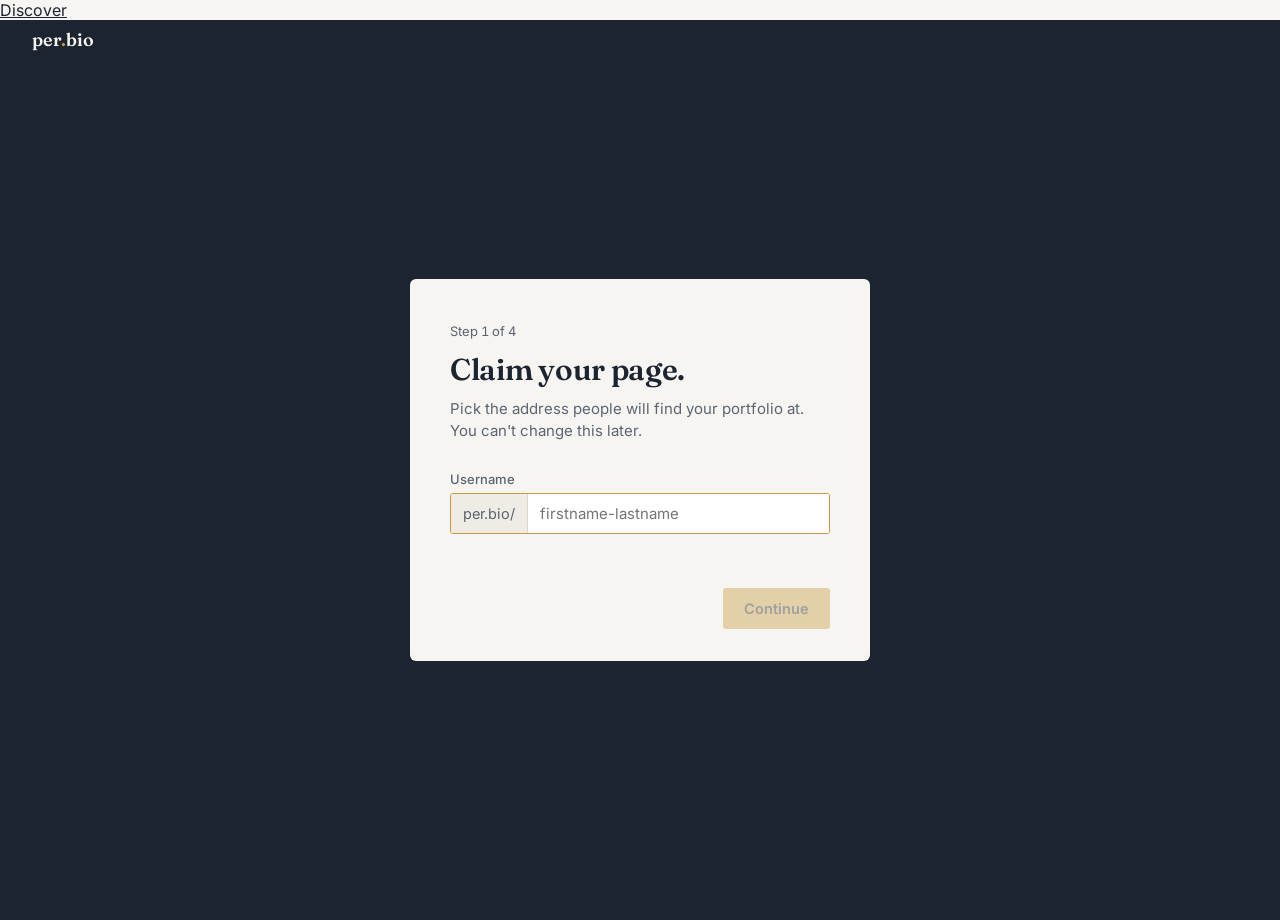
<file: index.html>
<!DOCTYPE html>
<html lang="en">
<head>
<meta charset="UTF-8">
<meta name="viewport" content="width=device-width, initial-scale=1">
<title>per.bio — Create your page</title>
<link rel="preconnect" href="https://fonts.googleapis.com">
<link href="https://fonts.googleapis.com/css2?family=Fraunces:opsz,wght@9..144,500;9..144,600&family=Inter:wght@400;500;600;700&display=swap" rel="stylesheet">
<link rel="stylesheet" href="style.css">
</head>
<body data-page="onboarding">

  <div class="onboard-wordmark">per<span>.</span>bio</div>
  <a class="onboard-discover" href="discover.html">Discover</a>

  <div class="onboarding">
    <div class="onboard-card">
      <div class="step-index" id="stepIndex">Step 1 of 4</div>
      <div id="stepBody"><!-- injected by script.js --></div>
      <div class="onboard-actions">
        <button type="button" class="btn-text" id="backBtn">Back</button>
        <button type="button" class="btn btn-primary" id="nextBtn">Continue</button>
      </div>
    </div>
  </div>

  <script src="script.js"></script>
</body>
</html>
</file>
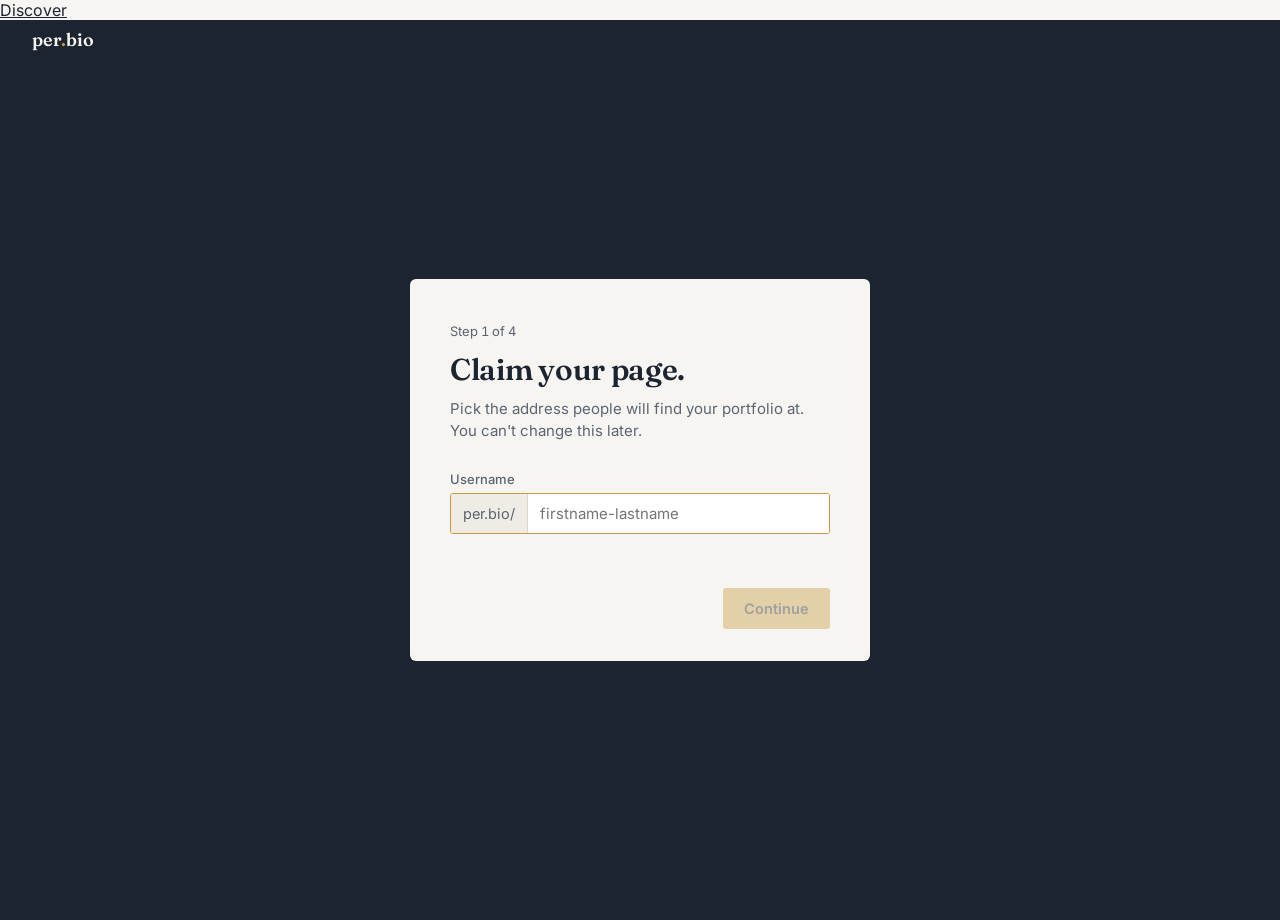
<file: dashboard.html>
<!DOCTYPE html>
<html lang="en">
<head>
<meta charset="UTF-8">
<meta name="viewport" content="width=device-width, initial-scale=1">
<title>per.bio — Edit your page</title>
<link rel="preconnect" href="https://fonts.googleapis.com">
<link href="https://fonts.googleapis.com/css2?family=Fraunces:opsz,wght@9..144,500;9..144,600&family=Inter:wght@400;500;600;700&display=swap" rel="stylesheet">
<link rel="stylesheet" href="style.css">
</head>
<body data-page="dashboard">

<div class="dashboard">
  <header class="topbar">
    <div style="display:flex; align-items:center;">
      <span class="wordmark">per<span>.</span>bio</span>
      <span class="handle" id="handleLabel"></span>
    </div>
    <div class="topbar-actions">
      <button class="btn-text" id="resetBtn" style="color:rgba(247,245,241,.6)">Start over</button>
      <a class="btn btn-ghost btn-sm" id="publicLink" href="profile.html" target="_blank" rel="noopener">View public page</a>
    </div>
  </header>

  <div class="dash-body">
    <nav class="tab-rail">
      <button data-tab="profile" class="active">Profile</button>
      <button data-tab="about">About Me</button>
      <button data-tab="socials">Socials</button>
      <button data-tab="resume">Resume</button>
      <button data-tab="timeline">Experience</button>
      <button data-tab="projects">Projects</button>
      <button data-tab="media">Media</button>
      <button data-tab="contact">Contact Info</button>
      <button data-tab="booking">Booking</button>
    </nav>

    <main class="editor">

      <section class="panel active" data-panel="profile">
        <h2>Profile</h2>
        <p class="panel-sub">This is the header everyone sees first.</p>
        <div class="avatar-picker">
          <div class="avatar-circle" id="avatarCircle" title="Click to change photo"></div>
          <div>
            <button type="button" class="btn btn-outline btn-sm" id="avatarBtn">Change photo</button>
            <input type="file" id="avatarFile" accept="image/*" class="hidden">
          </div>
        </div>
        <div class="field">
          <label for="nameInput">Full name</label>
          <input id="nameInput" type="text" placeholder="Jordan Ramirez">
        </div>
        <div class="field">
          <label for="taglineInput">One-line tagline</label>
          <input id="taglineInput" type="text" placeholder="Senior @ The College of New Jersey · Product Design">
        </div>
        <h3 class="sub-h" style="margin-top:32px">Design</h3>
        <p class="panel-sub" style="margin-bottom:16px">Pick a template and an accent color. Your content carries over, so switch any time.</p>
        <h4 class="sub-h" style="margin-top:0;font-size:13px;color:var(--muted)">Template</h4>
        <div class="tpl-grid" id="tplGrid"></div>
        <h4 class="sub-h" style="font-size:13px;color:var(--muted)">Accent color</h4>
        <div class="swatch-row" id="swatchRow"></div>

      </section>

      <section class="panel" data-panel="socials">
        <h2>Socials</h2>
        <p class="panel-sub">Leave any of these blank to hide them from your page.</p>
        <div class="social-grid" id="socialGrid"></div>
        <h3 class="sub-h" style="margin-top:28px">Other links</h3>
        <p class="panel-sub" style="margin-bottom:12px">Anything not listed above: a personal site, Behance, Substack, Discord, whatever. Give it a label and a URL.</p>
        <div class="social-grid" id="otherSocialList"></div>
        <div class="list-add-row" style="margin-top:12px">
          <button type="button" class="btn btn-outline btn-sm" id="addOtherSocialBtn">+ Add other link</button>
        </div>
      </section>

      <section class="panel" data-panel="media">
        <h2>Media</h2>
        <p class="panel-sub">Link anything you want to show off: videos, published work, projects, or articles. Add a short description to each.</p>
        <div id="mediaList"></div>
        <div class="list-add-row">
          <button type="button" class="btn btn-outline btn-sm" id="addMediaBtn">+ Add media</button>
        </div>
      </section>

      <section class="panel" data-panel="resume">
        <h2>Resume</h2>
        <p class="panel-sub">Upload up to 5 files (PDF, DOC, or DOCX), or link to one hosted elsewhere.</p>

        <div id="filesList"></div>
        <div class="resume-drop" id="filesDrop" role="button" tabindex="0">Click to upload files (<span id="fileCount">0</span> of 5)</div>
        <input type="file" id="filesInput" accept=".pdf,.doc,.docx" multiple class="hidden">
        <p class="panel-sub" id="filesMsg" role="status" style="margin-top:8px"></p>

        <div class="field">
          <label for="resumeLinkInput">Or paste a link</label>
          <input id="resumeLinkInput" type="text" placeholder="drive.google.com/...">
        </div>
      </section>

      <section class="panel" data-panel="timeline">
        <h2>Experience</h2>
        <p class="panel-sub">Upload your resume and your work experience is filled in automatically. The file is read in your browser and isn't sent anywhere.</p>
        <div class="resume-drop" id="tlDrop" role="button" tabindex="0">Click to upload your resume (PDF or DOCX)</div>
        <input type="file" id="tlInput" accept=".pdf,.docx" class="hidden">
        <div id="tlSaved"></div>
        <p class="panel-sub" id="tlMsg" role="status" style="margin:8px 0 18px"></p>
        <div id="tlList"></div>
        <div class="list-add-row">
          <button type="button" class="btn btn-outline btn-sm" id="tlAddBtn">+ Add role</button>
        </div>
      </section>

      <section class="panel" data-panel="about">
        <h2>About Me</h2>
        <p class="panel-sub">The longer story — background, interests, what you're looking for.</p>
        <div class="field">
          <textarea id="aboutInput" rows="10" placeholder="I'm a senior studying..."></textarea>
        </div>
      </section>

      <section class="panel" data-panel="projects">
        <h2>Projects</h2>
        <p class="panel-sub">Class, personal, and side projects live here, separate from your experience. Upload a resume with a Projects section to fill this in, or add them yourself.</p>
        <div class="resume-drop" id="pjDrop" role="button" tabindex="0">Click to upload your resume (PDF or DOCX)</div>
        <input type="file" id="pjInput" accept=".pdf,.docx" class="hidden">
        <div id="pjSaved"></div>
        <p class="panel-sub" id="pjMsg" role="status" style="margin:8px 0 18px"></p>
        <div id="pjList"></div>
        <div class="list-add-row">
          <button type="button" class="btn btn-outline btn-sm" id="pjAddBtn">+ Add project</button>
        </div>
      </section>

      <section class="panel" data-panel="contact">
        <h2>Contact Info</h2>
        <p class="panel-sub">How recruiters or admissions officers can reach you.</p>
        <div class="field">
          <label for="emailInput">Email</label>
          <input id="emailInput" type="email" placeholder="you@school.edu">
        </div>
        <div class="field">
          <label for="phoneInput">Phone</label>
          <input id="phoneInput" type="text" placeholder="(555) 123-4567">
        </div>
        <div class="field">
          <label for="locationInput">Location</label>
          <input id="locationInput" type="text" placeholder="Princeton, NJ">
        </div>
      </section>

      <section class="panel" data-panel="booking">
        <h2>Booking</h2>
        <p class="panel-sub">Connect Gmail so visitors can book real slots on your calendar — no third-party link needed.</p>

        <div id="gmailNotConnected">
          <div class="gmail-box">
            <div class="gmail-box-icon">@</div>
            <div style="flex:1;">
              <div class="gmail-box-title">Connect your Gmail</div>
              <div class="gmail-box-sub">Your availability below will show real open slots to visitors, and bookings land on your calendar.</div>
              <div class="field" style="margin: 12px 0 10px;">
                <input id="gmailEmailInput" type="email" placeholder="you@gmail.com">
              </div>
              <button type="button" class="btn btn-primary btn-sm" id="connectGmailBtn">Connect Gmail</button>
            </div>
          </div>
        </div>

        <div id="gmailConnected" class="hidden">
          <div class="gmail-connected-badge">
            <span class="gmail-dot"></span>
            <span>Connected as <strong id="gmailEmailLabel"></strong></span>
            <button type="button" class="btn-text" id="disconnectGmailBtn">Disconnect</button>
          </div>

          <h3 class="sub-h">Days you're available</h3>
          <div class="day-toggle-row" id="dayToggleRow"></div>

          <div class="field-row">
            <div class="field">
              <label for="startHourSelect">Available from</label>
              <select id="startHourSelect"></select>
            </div>
            <div class="field">
              <label for="endHourSelect">Available until</label>
              <select id="endHourSelect"></select>
            </div>
            <div class="field">
              <label for="slotLengthSelect">Slot length</label>
              <select id="slotLengthSelect">
                <option value="15">15 min</option>
                <option value="30">30 min</option>
                <option value="60">60 min</option>
              </select>
            </div>
          </div>

          <div class="field">
            <label for="bookingNoteInput">Note shown above your calendar</label>
            <input id="bookingNoteInput" type="text" placeholder="Happy to chat about internships or coffee chats.">
          </div>

          <h3 class="sub-h">Upcoming bookings</h3>
          <div id="bookingsList"></div>
        </div>
      </section>

    </main>

    <aside class="preview">
      <div class="preview-label">Live preview</div>
      <div class="preview-frame">
        <div id="previewPage"></div>
      </div>
    </aside>
  </div>
</div>

<script src="script.js"></script>
<script>
  document.getElementById("avatarBtn").addEventListener("click", () => document.getElementById("avatarFile").click());

</script>
</body>
</html>
</file>
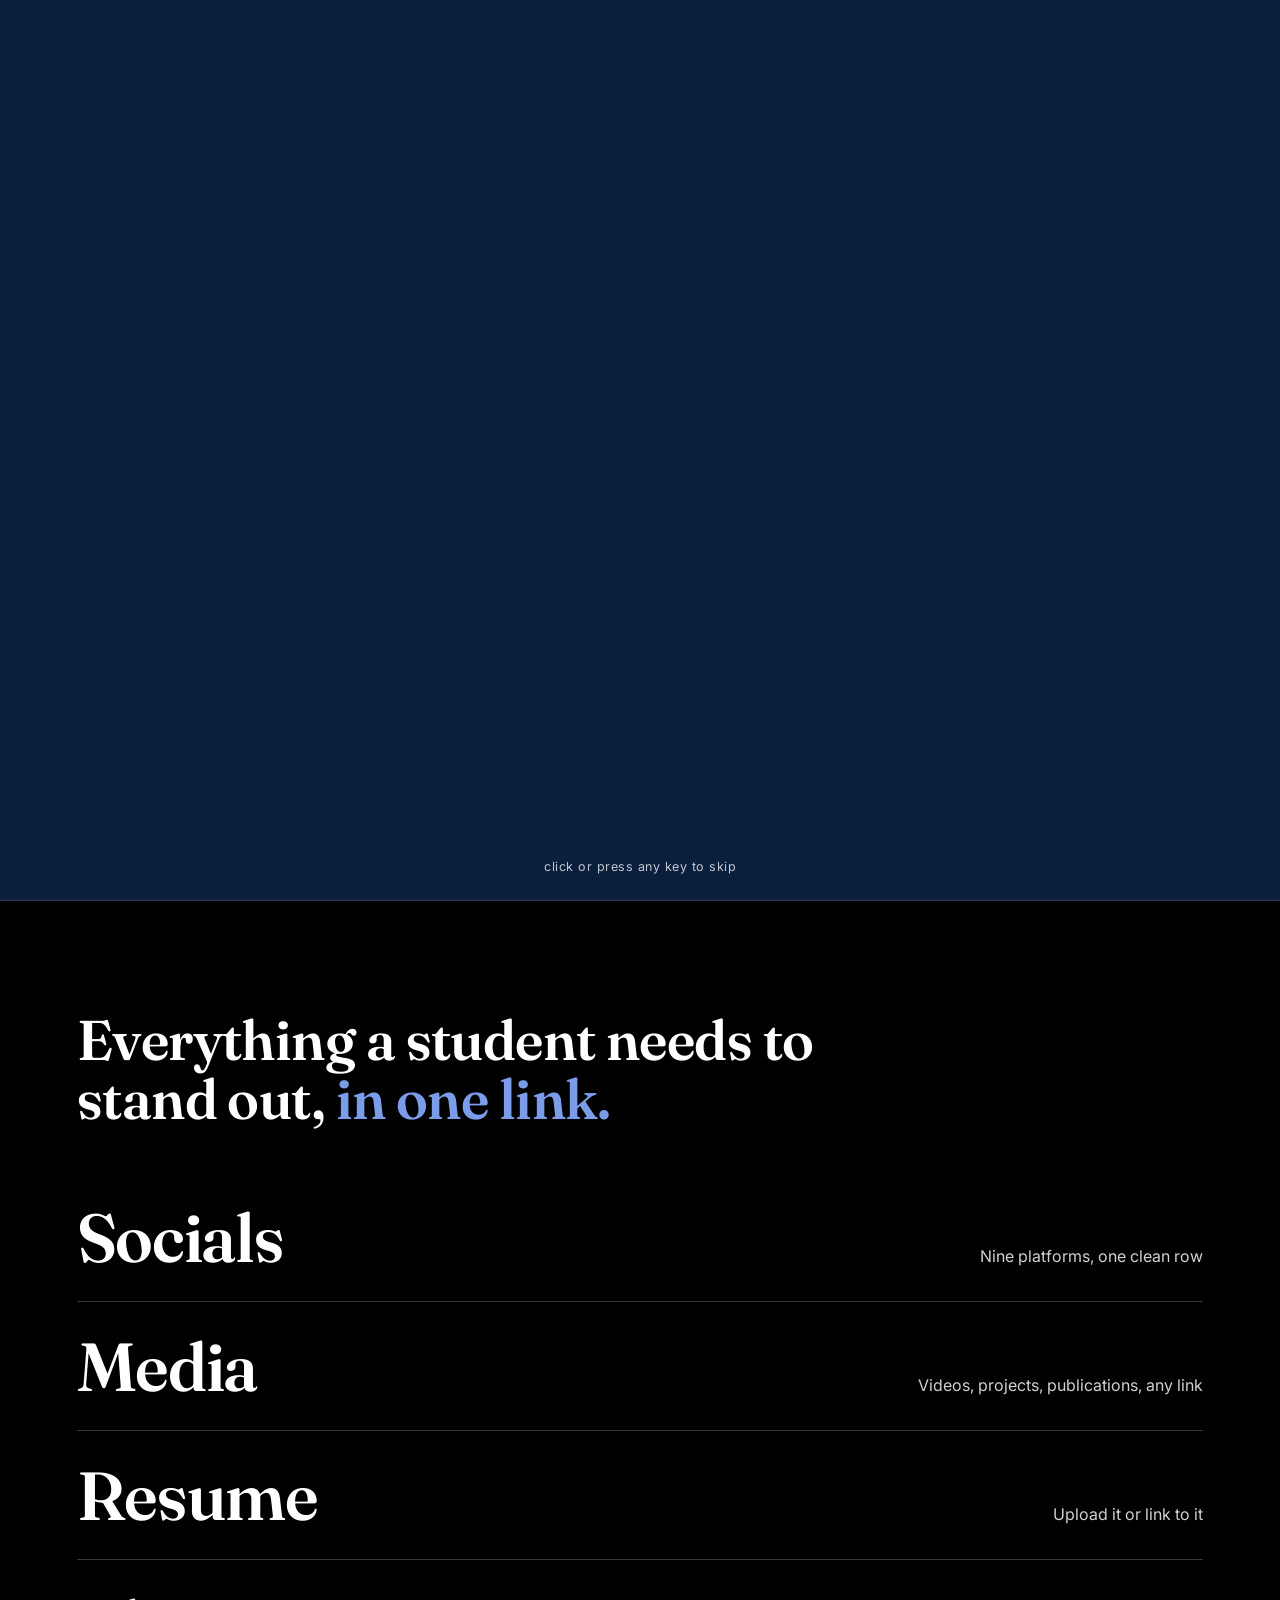
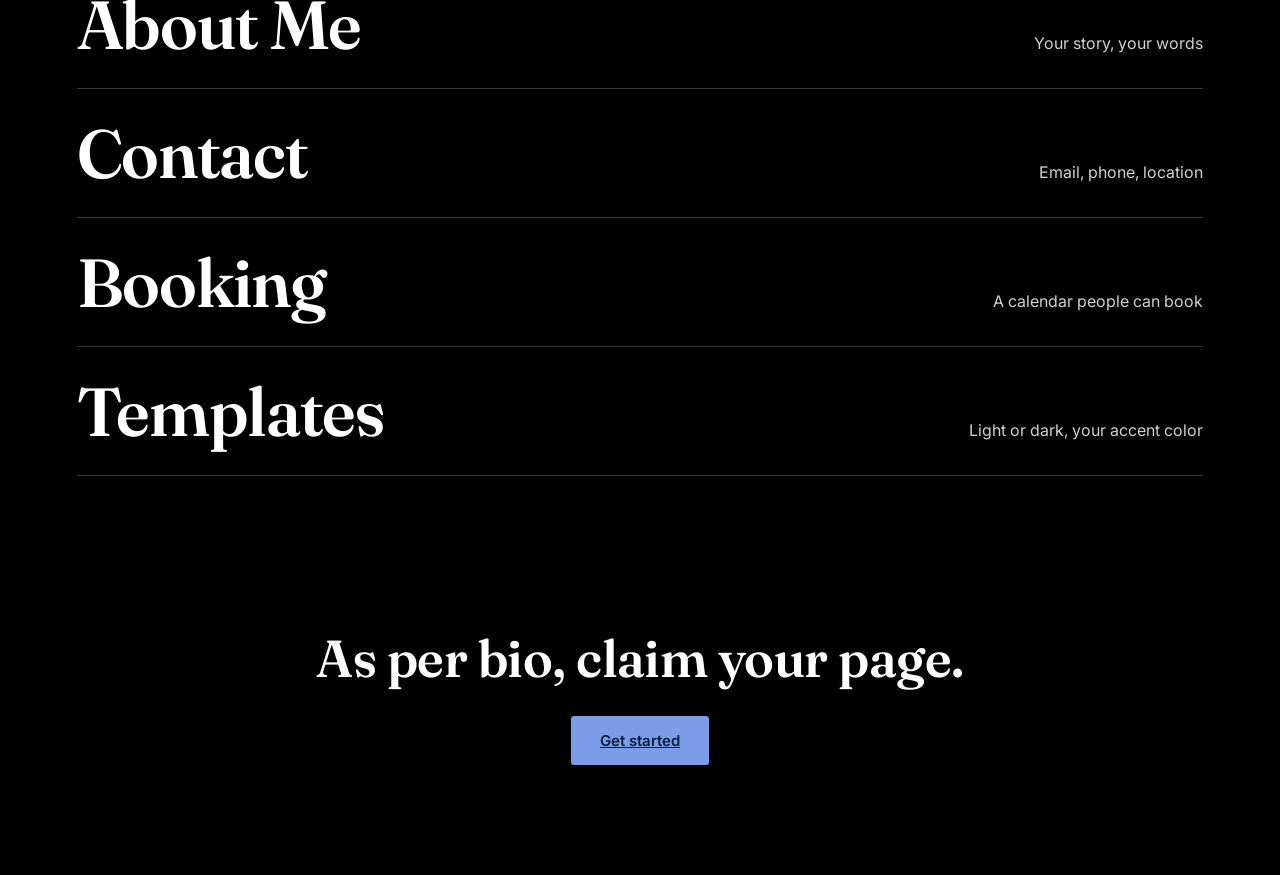
<file: discover.html>
<!DOCTYPE html>
<html lang="en">
<head>
<meta charset="UTF-8">
<meta name="viewport" content="width=device-width, initial-scale=1">
<title>per.bio — as per bio. the portfolio builder for students</title>
<link rel="preconnect" href="https://fonts.googleapis.com">
<link href="https://fonts.googleapis.com/css2?family=Fraunces:ital,opsz,wght@0,9..144,500;0,9..144,600;1,9..144,500&family=Inter:wght@400;500;600;700&display=swap" rel="stylesheet">
<link rel="stylesheet" href="style.css">
<style>
  /* palette: navy, light blue, black & white */
  :root{ --ink:#0A1F3D; --paper:#FFFFFF; --brass:#7B9CE8; --black:#000000; }
  body.discover{ background: var(--ink); color: var(--paper); overflow-x:hidden; }
  body.intro-active{ overflow:hidden; }

  /* ---------- intro: words flash across the screen ---------- */
  .intro{
    position:fixed; inset:0; z-index:10; background: var(--ink);
    display:flex; align-items:center; justify-content:center; cursor:pointer;
  }
  .intro.invert{ background: var(--brass); }
  .intro.invert .flash{ color: var(--black); }
  .intro.hidden{ display:none; }
  .stage{ width:100%; text-align:center; padding: 0 4vw; }
  .flash{
    font-family: var(--serif); font-weight:600; color: var(--paper);
    line-height:.95; letter-spacing:-0.035em; white-space:nowrap;
    animation: flashIn 480ms cubic-bezier(.2,.8,.2,1) both;
  }
  .flash.big{ font-size: clamp(90px, 30vw, 380px); }
  .flash.mid{ font-size: clamp(56px, 15vw, 230px); font-weight:600; }
  .flash.accent{ color: var(--brass); }
  .flash.final{ animation-name: slamIn; animation-fill-mode: both; }
  .flash.final span{ color: var(--brass); }
  @keyframes flashIn{
    0%   { opacity:0; transform: scale(1.7); filter: blur(18px); letter-spacing: .12em; }
    22%  { opacity:1; transform: scale(1);   filter: blur(0);    letter-spacing: -0.035em; }
    82%  { opacity:1; transform: scale(1.03); }
    100% { opacity:0; transform: scale(.96); }
  }
  @keyframes slamIn{
    0%   { opacity:0; transform: scale(2.2); filter: blur(20px); }
    30%  { opacity:1; transform: scale(1);   filter: blur(0); }
    100% { opacity:1; transform: scale(1.06); }
  }
  .skip-hint{
    position:fixed; bottom: 26px; left:0; right:0; text-align:center;
    font-size: 12.5px; letter-spacing:.04em; color: rgba(255,255,255,.75); pointer-events:none;
  }
  .intro.invert .skip-hint{ color: rgba(0,0,0,.7); }

  .wipe{
    position:fixed; inset:0; z-index:20; background: var(--brass);
    transform: translateX(-101%); pointer-events:none;
  }
  .wipe.run{ animation: wipe 950ms cubic-bezier(.7,0,.3,1) forwards; }
  @keyframes wipe{
    0%   { transform: translateX(-101%); }
    50%  { transform: translateX(0); }
    100% { transform: translateX(101%); }
  }

  /* ---------- hero ---------- */
  .hero{
    position:relative; min-height:100vh; overflow:hidden;
    display:flex; align-items:center; justify-content:center; text-align:center;
    padding: 40px 6vw;
  }
  .hero::after{
    content:""; position:absolute; inset:0; pointer-events:none;
    background: radial-gradient(ellipse at center, rgba(10,31,61,.96) 28%, rgba(10,31,61,0) 75%);
  }
  .marquee{
    position:absolute; left:0; width:100%; white-space:nowrap; overflow:hidden;
    font-family: var(--serif); font-weight:600; line-height:1;
    font-size: clamp(64px, 13vw, 200px); letter-spacing:-0.03em;
    color: transparent; -webkit-text-stroke: 1px rgba(255,255,255,.09);
    user-select:none; pointer-events:none;
  }
  .marquee .track{ display:inline-block; animation: slide 38s linear infinite; }
  .marquee.m1{ top: 6%; }
  .marquee.m2{ top: 34%; color: rgba(123,156,232,.08); -webkit-text-stroke: 0; }
  .marquee.m2 .track{ animation-direction: reverse; animation-duration: 46s; }
  .marquee.m3{ top: 62%; }
  .marquee.m3 .track{ animation-duration: 30s; }
  @keyframes slide{ from{ transform: translateX(0); } to{ transform: translateX(-50%); } }

  .hero-inner{ position:relative; z-index:2; max-width: 900px; }
  .hero-title{
    font-family: var(--serif); font-weight:600; margin:0;
    font-size: clamp(72px, 17vw, 240px); line-height:.95; letter-spacing:-0.03em;
  }
  .hero-title .ch{ display:inline-block; }
  .hero-title .dot{ color: var(--brass); }
  .hero-sub{
    font-family: var(--serif); font-style: normal; font-weight:600;
    font-size: clamp(26px, 4.2vw, 46px); line-height:1.2; margin: 24px 0 10px; color: var(--paper);
  }
  .hero-sub em{ color: var(--brass); font-style: normal; }
  .hero-note{ color: rgba(255,255,255,.88); font-size: 18px; line-height:1.5; max-width: 34em; margin: 0 auto 34px; }
  .hero-actions{ display:flex; gap:12px; justify-content:center; flex-wrap:wrap; }
  .hero-actions .btn{ padding: 15px 28px; font-size: 16px; font-weight:600; }
  .hero-actions .btn-primary{ background: var(--brass); color: var(--black); border-color: var(--brass); }

  .rise{ opacity:0; transform: translateY(26px); }
  .hero.show .rise{ animation: rise .85s cubic-bezier(.2,.7,.2,1) forwards; animation-delay: var(--d, 0s); }
  @keyframes rise{ to{ opacity:1; transform:none; } }

  .topnav{
    position:absolute; top:0; left:0; right:0; z-index:3;
    display:flex; justify-content:space-between; align-items:center; padding: 26px 5vw;
  }
  .topnav .wm{ font-family: var(--serif); font-size:18px; font-weight:600; text-decoration:none; }
  .topnav .wm span{ color: var(--brass); }
  .topnav a.nav-link{ color: rgba(255,255,255,.9); font-size:15px; text-decoration:none; }
  .topnav a.nav-link:hover{ color: var(--paper); }

  /* ---------- features ---------- */
  .features{ padding: 110px 6vw 60px; background: var(--black); border-top: 1px solid rgba(123,156,232,.35); }
  .features h2{ font-size: clamp(32px, 5vw, 56px); margin: 0 0 44px; max-width: 760px; line-height:1.05; }
  .features h2 em{ color: var(--brass); font-style: normal; font-weight:600; }
  .feat{
    display:flex; align-items:baseline; justify-content:space-between; gap:24px;
    padding: 22px 0; border-bottom: 1px solid rgba(255,255,255,.22);
    transition: padding-left .25s ease, color .25s ease;
  }
  .feat:hover{ padding-left: 18px; color: var(--brass); }
  .feat .name{ font-family: var(--serif); font-weight:600; font-size: clamp(30px, 5.5vw, 68px); letter-spacing:-0.02em; }
  .feat .what{ font-size: 16px; color: rgba(255,255,255,.82); text-align:right; }
  .cta-band{ background: var(--black); text-align:center; padding: 90px 6vw 110px; }
  .cta-band h3{ font-size: clamp(28px, 4.5vw, 52px); margin: 0 0 26px; }
  .cta-band .btn{ padding: 14px 28px; font-size:15px; }

  @media (prefers-reduced-motion: reduce){
    .marquee .track{ animation:none; }
    .rise{ opacity:1; transform:none; }
  }
</style>
</head>
<body class="discover intro-active">

  <!-- decorative intro; skippable with a click or any key -->
  <div class="intro" id="intro" aria-hidden="true">
    <div class="stage" id="stage"></div>
    <div class="skip-hint">click or press any key to skip</div>
  </div>
  <div class="wipe" id="wipe" aria-hidden="true"></div>

  <section class="hero" id="hero">
    <div class="topnav rise" style="--d:.9s">
      <a class="wm" href="discover.html">per<span>.</span>bio</a>
      <a class="nav-link" href="index.html">Create your page</a>
    </div>

    <div class="marquee m1" aria-hidden="true"><div class="track" data-marquee></div></div>
    <div class="marquee m2" aria-hidden="true"><div class="track" data-marquee></div></div>
    <div class="marquee m3" aria-hidden="true"><div class="track" data-marquee></div></div>

    <div class="hero-inner">
      <h1 class="hero-title" aria-label="per.bio">
        <span class="ch rise" style="--d:.05s">p</span><span class="ch rise" style="--d:.11s">e</span><span class="ch rise" style="--d:.17s">r</span><span class="ch dot rise" style="--d:.23s">.</span><span class="ch rise" style="--d:.29s">b</span><span class="ch rise" style="--d:.35s">i</span><span class="ch rise" style="--d:.41s">o</span>
      </h1>
      <p class="hero-sub rise" style="--d:.6s"><em>as per bio.</em> the portfolio builder for students.</p>
      <p class="hero-note rise" style="--d:.72s">One link that shows recruiters and admissions officers the best of you, no experience required.</p>
      <div class="hero-actions rise" style="--d:.85s">
        <a class="btn btn-primary" href="index.html">Create your page</a>
      </div>
    </div>
  </section>

  <section class="features">
    <h2 class="serif">Everything a student needs to stand out, <em>in one link.</em></h2>
    <div class="feat"><span class="name">Socials</span><span class="what">Nine platforms, one clean row</span></div>
    <div class="feat"><span class="name">Media</span><span class="what">Videos, projects, publications, any link</span></div>
    <div class="feat"><span class="name">Resume</span><span class="what">Upload it or link to it</span></div>
    <div class="feat"><span class="name">About Me</span><span class="what">Your story, your words</span></div>
    <div class="feat"><span class="name">Contact</span><span class="what">Email, phone, location</span></div>
    <div class="feat"><span class="name">Booking</span><span class="what">A calendar people can book</span></div>
    <div class="feat"><span class="name">Templates</span><span class="what">Light or dark, your accent color</span></div>
  </section>

  <section class="cta-band">
    <h3 class="serif">As per bio, claim your page.</h3>
    <a class="btn btn-primary" href="index.html">Get started</a>
  </section>

<script>
(function () {
  var intro = document.getElementById("intro");
  var stage = document.getElementById("stage");
  var wipe = document.getElementById("wipe");
  var hero = document.getElementById("hero");
  var reduce = window.matchMedia("(prefers-reduced-motion: reduce)").matches;

  // fill the scrolling background text
  var phrase = "AS PER BIO \u2014 MADE FOR STUDENTS \u2014 ";
  document.querySelectorAll("[data-marquee]").forEach(function (el) {
    var half = phrase.repeat(6);
    el.textContent = half + half;
  });

  // the flash sequence: text, style, how long it stays
  var words = [
    { t: "as",        cls: "big",               ms: 700 },
    { t: "per.bio",   cls: "big accent",        ms: 850 },
    { t: "made for",  cls: "mid", invert: true, ms: 800 },
    { t: "students",  cls: "mid",               ms: 900 },
    { t: "PER.bio",   cls: "big final",         ms: 1400, final: true }
  ];

  var timers = [];
  function later(fn, ms) { timers.push(setTimeout(fn, ms)); }
  function clearTimers() { timers.forEach(clearTimeout); timers = []; }

  function reveal() {
    intro.classList.add("hidden");
    document.body.classList.remove("intro-active");
    hero.classList.add("show");
  }

  function play() {
    clearTimers();
    hero.classList.remove("show");
    intro.classList.remove("hidden", "invert");
    document.body.classList.add("intro-active");
    window.scrollTo(0, 0);
    if (reduce) { reveal(); return; }

    var t = 250;
    words.forEach(function (w) {
      later(function () {
        stage.innerHTML = "";
        var el = document.createElement("div");
        el.className = "flash " + w.cls;
        el.style.animationDuration = w.ms + "ms";
        if (w.final) {
          el.innerHTML = 'PER<span>.</span>bio';
        } else {
          el.textContent = w.t;
        }
        stage.appendChild(el);
        intro.classList.toggle("invert", !!w.invert);
      }, t);
      t += w.ms;
    });

    later(function () { wipe.classList.remove("run"); void wipe.offsetWidth; wipe.classList.add("run"); }, t);
    later(reveal, t + 480);
    later(function () { wipe.classList.remove("run"); }, t + 1100);
  }

  function skip() {
    if (intro.classList.contains("hidden")) return;
    clearTimers();
    wipe.classList.remove("run");
    reveal();
  }

  intro.addEventListener("click", skip);
  document.addEventListener("keydown", skip);

  play();
})();
</script>
</body>
</html>
</file>
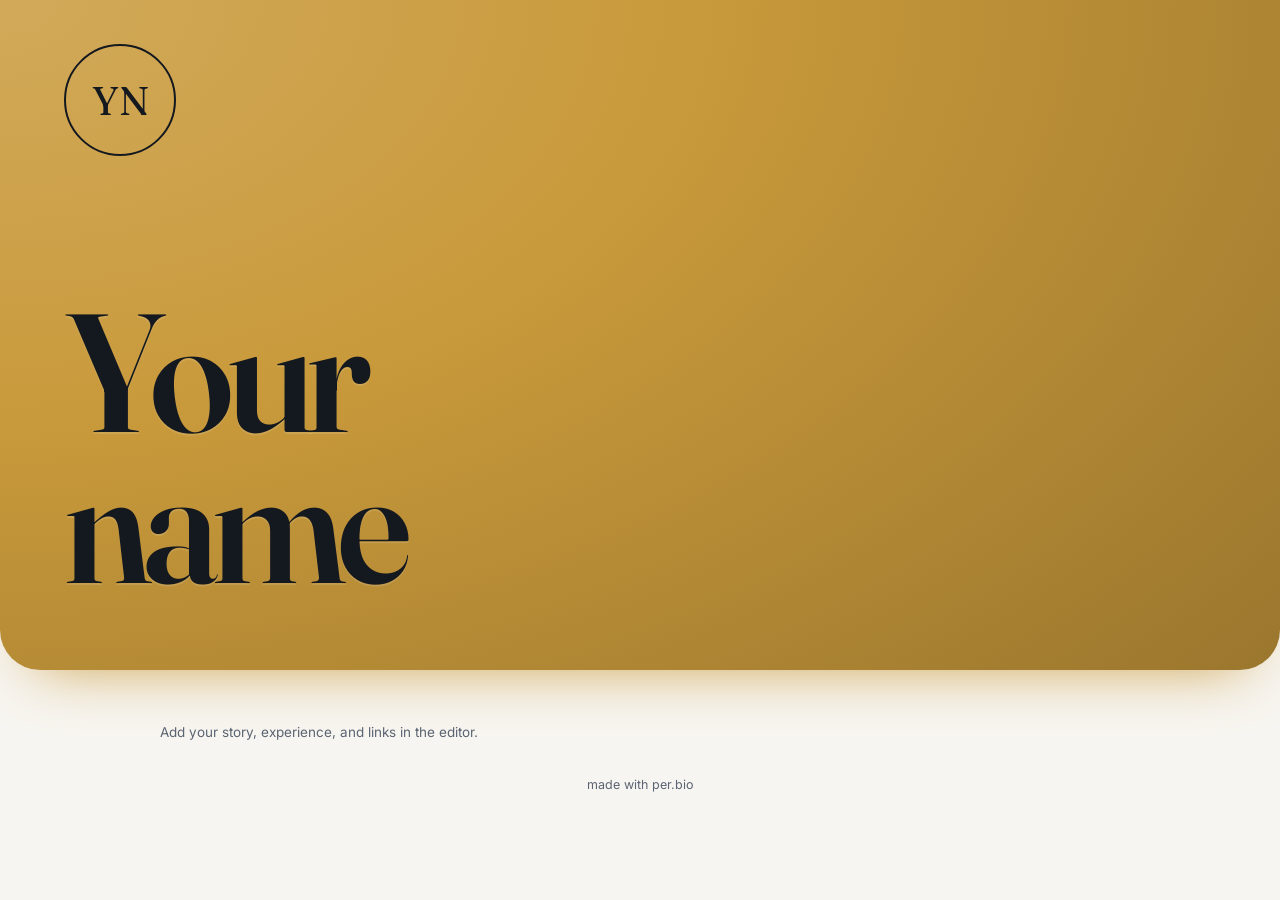
<file: profile.html>
<!DOCTYPE html>
<html lang="en">
<head>
<meta charset="UTF-8">
<meta name="viewport" content="width=device-width, initial-scale=1">
<title>per.bio</title>
<link rel="preconnect" href="https://fonts.googleapis.com">
<link href="https://fonts.googleapis.com/css2?family=Fraunces:opsz,wght@9..144,500;9..144,600&family=Inter:wght@400;500;600;700&display=swap" rel="stylesheet">
<link rel="stylesheet" href="style.css">
</head>
<body data-page="profile">

  <div class="public-topbar">made with <span>per.bio</span> · <span id="publicHandle"></span></div>

  <div class="public-page" id="publicRoot">
    <!-- injected by script.js -->
  </div>

  <script src="script.js"></script>
</body>
</html>
</file>
<file: style.css>
/* =========================================================
   per.bio — shared styles
   Editorial / academic portfolio aesthetic:
   ink + paper + a single brass accent, hairline rules
   instead of card-shadow stacks.
   ========================================================= */

:root{
  --ink: #1B2430;
  --ink-2: #2A3441;
  --ink-soft: #47526333;
  --paper: #F7F5F1;
  --paper-2: #FFFFFF;
  --brass: #C99A3B;
  --brass-dark: #A87C24;
  --teal: #2F6F62;
  --line: #DCD7CC;
  --line-strong: #C6C0B2;
  --muted: #5B6472;
  --danger: #B3452E;

  --serif: "Fraunces", Georgia, "Times New Roman", serif;
  --sans: "Inter", -apple-system, BlinkMacSystemFont, "Segoe UI", sans-serif;

  --radius-sm: 3px;
  --radius-md: 6px;
  --radius-full: 999px;
}

*{ box-sizing: border-box; }
html, body{ height:100%; }
body{
  margin:0;
  font-family: var(--sans);
  color: var(--ink);
  background: var(--paper);
  -webkit-font-smoothing: antialiased;
}
h1,h2,h3,.serif{ font-family: var(--serif); font-weight: 600; letter-spacing: -0.01em; }
a{ color: inherit; }
button{ font-family: inherit; }
.hidden{ display:none !important; }

input, textarea, select{
  font-family: var(--sans);
  font-size: 15px;
  color: var(--ink);
  background: var(--paper-2);
  border: 1px solid var(--line);
  border-radius: var(--radius-sm);
  padding: 10px 12px;
  width: 100%;
  outline: none;
  transition: border-color .15s ease;
}
input:focus, textarea:focus, select:focus{
  border-color: var(--brass);
}
textarea{ resize: vertical; min-height: 90px; line-height: 1.5; }
label{ font-size: 13px; color: var(--muted); font-weight: 500; display:block; margin-bottom: 6px; }
.field{ margin-bottom: 18px; }
.field-row{ display:flex; gap: 14px; }
.field-row > .field{ flex:1; }

.btn{
  display:inline-flex; align-items:center; justify-content:center; gap:8px;
  border: 1px solid transparent;
  border-radius: var(--radius-sm);
  padding: 11px 20px;
  font-size: 14.5px;
  font-weight: 600;
  cursor: pointer;
  transition: transform .1s ease, opacity .15s ease, background .15s ease;
}
.btn:active{ transform: translateY(1px); }
.btn-primary{ background: var(--brass); color: var(--ink); }
.btn-primary:hover{ background: var(--brass-dark); }
.btn-primary:disabled{ opacity:.4; cursor:not-allowed; }
.btn-ghost{ background: transparent; color: var(--paper); border-color: rgba(247,245,241,.35); }
.btn-ghost:hover{ border-color: rgba(247,245,241,.7); }
.btn-outline{ background: transparent; color: var(--ink); border-color: var(--line-strong); }
.btn-outline:hover{ border-color: var(--ink); }
.btn-sm{ padding: 7px 14px; font-size: 13px; }
.btn-text{ background:none; border:none; color: var(--muted); font-size: 14px; cursor:pointer; padding:6px 4px; }
.btn-text:hover{ color: var(--ink); }

.badge{
  display:inline-flex; align-items:center; gap:6px;
  font-size: 12px; font-weight: 600; letter-spacing:.02em;
  padding: 4px 10px; border-radius: var(--radius-full);
  background: rgba(47,111,98,.1); color: var(--teal);
}

/* ---------- onboarding ---------- */
.onboarding{
  min-height:100vh;
  background: var(--ink);
  display:flex; align-items:center; justify-content:center;
  padding: 32px 20px;
}
.onboard-wordmark{
  position:fixed; top: 28px; left: 32px;
  color: var(--paper); font-family: var(--serif); font-size:18px; font-weight:600;
}
.onboard-wordmark span{ color: var(--brass); }
.onboard-card{
  width: 100%; max-width: 460px;
  background: var(--paper);
  border-radius: var(--radius-md);
  padding: 44px 40px 32px;
}
.step-index{
  font-size: 13px; color: var(--muted); margin-bottom: 14px; font-variant-numeric: tabular-nums;
}
.onboard-card h1{
  font-size: 30px; line-height:1.15; margin: 0 0 10px;
}
.onboard-sub{
  color: var(--muted); font-size: 15px; margin: 0 0 28px; line-height:1.5;
}
.username-input-wrap{
  display:flex; align-items:stretch; border: 1px solid var(--line); border-radius: var(--radius-sm); overflow:hidden;
}
.username-prefix{
  background: #EFECE5; color: var(--muted); font-size: 14.5px;
  display:flex; align-items:center; padding: 0 12px; white-space:nowrap; border-right: 1px solid var(--line);
}
.username-input-wrap input{ border:none; border-radius:0; }
.username-input-wrap:focus-within{ border-color: var(--brass); }
.field-msg{ font-size: 13px; margin-top: 8px; min-height: 18px; }
.field-msg.error{ color: var(--danger); }
.field-msg.ok{ color: var(--teal); }

.choice-list{ display:flex; flex-direction:column; gap:10px; margin-bottom: 8px; }
.choice{
  display:flex; align-items:center; justify-content:space-between; gap:12px;
  border: 1px solid var(--line); border-radius: var(--radius-sm);
  padding: 13px 16px; cursor:pointer; background: var(--paper-2);
  font-size: 15px; text-align:left; transition: border-color .12s ease, background .12s ease;
}
.choice:hover{ border-color: var(--line-strong); }
.choice.selected{ border-color: var(--brass); background: #FBF3E3; }
.choice .tick{
  width:18px; height:18px; border-radius:50%; border: 1.5px solid var(--line-strong); flex:none;
  display:flex; align-items:center; justify-content:center;
}
.choice.selected .tick{ border-color: var(--brass); background: var(--brass); }
.choice.selected .tick::after{ content:""; width:7px; height:7px; border-radius:50%; background: var(--ink); }

.onboard-actions{
  display:flex; align-items:center; justify-content:space-between; margin-top: 28px;
}

/* ---------- dashboard shell ---------- */
.dashboard{ min-height:100vh; display:flex; flex-direction:column; }
.topbar{
  background: var(--ink); color: var(--paper);
  display:flex; align-items:center; justify-content:space-between;
  padding: 14px 26px; flex: none;
}
.topbar .wordmark{ font-family: var(--serif); font-size: 17px; font-weight:600; }
.topbar .wordmark span{ color: var(--brass); }
.topbar .handle{ color: rgba(247,245,241,.6); font-size: 13.5px; margin-left: 14px; }
.topbar-actions{ display:flex; align-items:center; gap: 10px; }

.dash-body{ flex:1; display:flex; min-height:0; }
.tab-rail{
  width: 210px; flex: none; background: var(--paper-2); border-right: 1px solid var(--line);
  padding: 22px 12px; display:flex; flex-direction:column; gap: 2px;
}
.tab-rail button{
  text-align:left; background:none; border:none; cursor:pointer;
  padding: 10px 14px; border-radius: var(--radius-sm); font-size: 14.5px; color: var(--muted);
  display:flex; align-items:center; gap:10px;
}
.tab-rail button:hover{ background: var(--paper); color: var(--ink); }
.tab-rail button.active{ background: var(--ink); color: var(--paper); font-weight:600; }
.tab-rail .rail-num{ font-size:11px; opacity:.55; font-variant-numeric: tabular-nums; width: 16px; }

.editor{
  flex: 1 1 480px; max-width: 620px; overflow-y:auto;
  padding: 32px 36px 60px; border-right: 1px solid var(--line);
}
.editor h2{ font-size: 22px; margin: 0 0 6px; }
.editor .panel-sub{ color: var(--muted); font-size: 14px; margin: 0 0 28px; }
.panel{ display:none; }
.panel.active{ display:block; }

.avatar-picker{ display:flex; align-items:center; gap: 18px; margin-bottom: 26px; }
.avatar-circle{
  width: 74px; height:74px; border-radius:50%; background: var(--ink);
  color: var(--paper); display:flex; align-items:center; justify-content:center;
  font-family: var(--serif); font-size: 26px; overflow:hidden; flex:none; border: 2px solid var(--paper-2);
  box-shadow: 0 0 0 1px var(--line);
}
.avatar-circle img{ width:100%; height:100%; object-fit:cover; }

.social-grid{ display:flex; flex-direction:column; gap: 10px; }
.social-row{ display:flex; align-items:center; gap: 12px; }
.social-chip{
  width: 38px; height:38px; border-radius:50%; flex:none;
  display:flex; align-items:center; justify-content:center;
  font-size: 11.5px; font-weight:700; color:#fff; letter-spacing:.01em;
}
.social-row input{ flex:1; }

.media-item{
  border:1px solid var(--line); border-radius: var(--radius-sm); padding: 14px 16px; margin-bottom: 12px;
}
.media-item .row1{ display:flex; gap:10px; margin-bottom:10px; }
.media-item select{ max-width: 140px; }
.media-item-actions{ display:flex; justify-content:flex-end; }

.list-add-row{ margin-top: 4px; }

.resume-drop{
  border: 1.5px dashed var(--line-strong); border-radius: var(--radius-sm);
  padding: 26px; text-align:center; color: var(--muted); font-size: 14px; margin-bottom: 18px;
  cursor:pointer;
}
.resume-drop:hover{ border-color: var(--brass); color: var(--ink); }
.resume-file{
  display:flex; align-items:center; justify-content:space-between;
  border: 1px solid var(--line); border-radius: var(--radius-sm); padding: 12px 16px; margin-bottom: 18px;
  font-size: 14px;
}

.preview{
  width: 380px; flex:none; background: var(--paper); overflow-y:auto; padding: 26px 24px 60px;
}
.preview-label{
  font-size: 12px; color: var(--muted); text-transform: none; letter-spacing:.02em; margin-bottom: 10px;
  display:flex; align-items:center; justify-content:space-between;
}
.preview-frame{
  background: var(--paper-2); border: 1px solid var(--line); border-radius: var(--radius-md);
  overflow:hidden;
}
.preview-frame .tpl{ padding: 30px 22px; min-height: 520px; }

/* ---------- public profile page (shared render) ---------- */
.pv-head{ text-align:center; margin-bottom: 22px; }
.pv-avatar{
  width: 84px; height:84px; border-radius:50%; margin: 0 auto 14px;
  background: var(--ink); color:var(--paper); display:flex; align-items:center; justify-content:center;
  font-family: var(--serif); font-size: 30px; overflow:hidden;
}
.pv-avatar img{ width:100%; height:100%; object-fit:cover; }
.pv-name{ font-size: 21px; margin: 0 0 4px; }
.pv-tag{ color: var(--muted); font-size: 13.5px; margin: 0 0 10px; }
.pv-bio{ font-size: 14.5px; line-height:1.6; color: var(--ink-2); margin: 0 0 18px; }
.pv-socials{ display:flex; flex-wrap:wrap; justify-content:center; gap:8px; margin-bottom: 22px; }
.pv-social-chip{
  width: 32px; height:32px; border-radius:50%; display:flex; align-items:center; justify-content:center;
  font-size: 10px; font-weight:700; color:#fff; text-decoration:none;
}
.pv-tabs{
  display:flex; gap: 4px; border-bottom: 1px solid var(--line); margin-bottom: 18px; overflow-x:auto;
}
.pv-tabs button{
  background:none; border:none; cursor:pointer; padding: 9px 4px; margin-right: 16px;
  font-size: 13.5px; color: var(--muted); border-bottom: 2px solid transparent; white-space:nowrap;
}
.pv-tabs button.active{ color: var(--ink); border-color: var(--brass); font-weight:600; }
.pv-panel{ display:none; font-size: 14px; line-height:1.6; }
.pv-panel.active{ display:block; }
.pv-empty{ color: var(--muted); font-style: normal; font-size: 13.5px; }
.pv-media-card{ border:1px solid var(--line); border-radius: var(--radius-sm); padding: 12px 14px; margin-bottom: 10px; }
.pv-media-card .plat{ font-size: 11px; color: var(--teal); font-weight:700; margin-bottom:4px; }
.pv-media-card a{ font-size: 13.5px; word-break: break-all; }
.pv-row{ display:flex; justify-content:space-between; gap: 12px; padding: 9px 0; border-bottom: 1px solid #EFEBE3; }
.pv-row:last-child{ border-bottom:none; }
.pv-row .k{ color: var(--muted); }

/* full public page (profile.html) */
.public-page{
  max-width: 560px; margin: 0 auto; padding: 60px 24px 90px;
}
.public-page .pv-avatar{ width: 108px; height:108px; font-size: 38px; }
.public-page .pv-name{ font-size: 28px; }
.public-page .pv-bio{ font-size: 15.5px; max-width: 440px; margin-left:auto; margin-right:auto; text-align:center; }
.public-topbar{
  text-align:center; padding: 18px 0 0; font-size: 12.5px; color: var(--muted);
}
.public-topbar span{ color: var(--brass); font-weight:700; }

/* ---------- gmail connect + booking calendar ---------- */
.sub-h{ font-size: 14px; font-weight:600; margin: 26px 0 12px; }

.gmail-box{
  display:flex; gap:14px; border:1px solid var(--line); border-radius: var(--radius-md);
  padding: 18px; background: var(--paper-2); margin-bottom: 6px;
}
.gmail-box-icon{
  width: 38px; height:38px; border-radius:50%; flex:none;
  background: var(--ink); color: var(--paper); font-family: var(--serif);
  display:flex; align-items:center; justify-content:center; font-size:17px;
}
.gmail-box-title{ font-weight:600; font-size: 15px; margin-bottom:4px; }
.gmail-box-sub{ font-size: 13px; color: var(--muted); line-height:1.5; }

.gmail-connected-badge{
  display:flex; align-items:center; gap:8px; font-size: 13.5px;
  border:1px solid var(--line); border-radius: var(--radius-full);
  padding: 8px 14px; margin-bottom: 18px; width:fit-content;
}
.gmail-dot{ width:8px; height:8px; border-radius:50%; background: var(--teal); flex:none; }
.gmail-connected-badge #disconnectGmailBtn{ margin-left:6px; padding:0; font-size:12.5px; }

.day-toggle-row{ display:flex; flex-wrap:wrap; gap:8px; margin-bottom: 20px; }
.day-chip{
  border:1px solid var(--line); background: var(--paper-2); border-radius: var(--radius-full);
  padding: 7px 14px; font-size: 13.5px; cursor:pointer; color: var(--muted);
}
.day-chip.selected{ background: var(--ink); border-color: var(--ink); color: var(--paper); font-weight:600; }

.cal-note{ font-size: 13.5px; color: var(--ink-2); margin: 0 0 16px; line-height:1.5; }
.cal-header{ display:flex; align-items:center; justify-content:space-between; margin-bottom: 10px; }
.cal-header button{ font-size: 18px; padding: 2px 10px; }
.cal-header button:disabled{ opacity:.25; cursor:default; }
.cal-month-label{ font-size: 15.5px; }
.cal-weekdays{
  display:grid; grid-template-columns: repeat(7,1fr); gap:4px;
  font-size: 11.5px; color: var(--muted); text-align:center; margin-bottom: 4px;
}
.cal-grid{ display:grid; grid-template-columns: repeat(7,1fr); gap:4px; margin-bottom: 6px; }
.cal-day{
  aspect-ratio: 1; border:1px solid transparent; background: none; border-radius: var(--radius-sm);
  font-size: 13px; color: var(--line-strong); cursor: default;
}
.cal-day.cal-blank{ visibility:hidden; }
.cal-day.cal-past{ color: #D8D3C7; }
.cal-day.cal-today{ font-weight:700; }
.cal-day.cal-available{
  color: var(--ink); border-color: var(--line); cursor:pointer; background: var(--paper-2);
}
.cal-day.cal-available:hover{ border-color: var(--brass); }
.cal-day.cal-selected{ background: var(--brass); border-color: var(--brass); color: var(--ink); font-weight:700; }

.cal-slots-wrap{ border-top: 1px solid var(--line); margin-top: 14px; padding-top: 14px; }
.cal-slots-label{ font-size: 13px; color: var(--muted); margin-bottom: 10px; }
.cal-slots{ display:flex; flex-wrap:wrap; gap:8px; }
.cal-slot{
  border:1px solid var(--line); background: var(--paper-2); border-radius: var(--radius-sm);
  padding: 8px 12px; font-size: 13px; cursor:pointer;
}
.cal-slot:hover{ border-color: var(--brass); }
.cal-slot.cal-slot-booked{ color: var(--muted); text-decoration: line-through; cursor:default; background:#F1EEE7; }
.cal-confirm{ margin-top: 14px; padding-top: 14px; border-top: 1px solid var(--line); max-width: 280px; }
.cal-confirm-success{
  margin-top: 14px; padding: 12px 14px; border-radius: var(--radius-sm);
  background: rgba(47,111,98,.1); color: var(--teal); font-size: 13.5px;
}

/* ---------- templates ---------- */
.tpl{ container-type: inline-size; background: var(--paper); color: var(--ink); }
.public-page:has(.tpl-split){ max-width: 980px; }
body.tpl-dark .public-topbar{ color:#9AA3AF; }

/* Midnight */
.tpl-midnight{
  --ink:#F2EFE8; --ink-2:#D9D5CB; --paper:#12181F; --paper-2:#1B2430;
  --line:#2E3946; --line-strong:#3E4B59; --muted:#9AA3AF;
}
.tpl-midnight .btn-primary, .tpl-midnight .cal-day.cal-selected{ color:#1B2430; }
.tpl-midnight .pv-avatar{ background: var(--brass); color:#1B2430; }
.tpl-midnight .cal-slot-booked{ background:#161D25; }
.tpl-midnight .cal-day.cal-past{ color:#3A4653; }
.tpl-midnight .pv-row{ border-bottom-color:#26303B; }

/* Editorial */
.tpl-editorial{ --paper:#FFFFFF; }
.tpl-editorial .pv-head{ text-align:left; }
.tpl-editorial .pv-avatar{ margin:0 0 18px; border-radius:6px; width:92px; height:92px; }
.tpl-editorial .pv-name{ font-size: clamp(28px, 9cqw, 40px); line-height:1.05; margin-bottom:8px; }
.tpl-editorial .pv-tag{ font-size:15px; }
.tpl-editorial .pv-socials{ justify-content:flex-start; }
.tpl-editorial .pv-social-chip{ border-radius:4px; }
.tpl-editorial .pv-tabs{ border-bottom:2px solid var(--ink); }
.tpl-editorial .pv-tabs button.active{ margin-bottom:-2px; }

/* Banner */
.tpl-banner .pv-head{
  background: linear-gradient(135deg, #1B2430 0%, #2A3441 55%, var(--brass) 150%);
  border-radius:8px; padding: 34px 18px 26px;
}
.tpl-banner .pv-name{ color:#F7F5F1; }
.tpl-banner .pv-tag{ color: rgba(247,245,241,.75); }
.tpl-banner .pv-avatar{ background: var(--brass); color:#1B2430; border:3px solid #F7F5F1; }

/* Split */
.tpl-split .pv-head{ text-align:left; }
.tpl-split .pv-avatar{ margin-left:0; margin-right:0; }
.tpl-split .pv-socials{ justify-content:flex-start; }
@container (min-width: 700px){
  .tpl-split .tpl-layout{ display:grid; grid-template-columns: 250px 1fr; gap:48px; align-items:start; }
  .tpl-split .tpl-side{ position:sticky; top:40px; padding-right:32px; border-right:1px solid var(--line); }
}

/* template picker */
.tpl-grid{ display:grid; grid-template-columns: repeat(auto-fill, minmax(150px, 1fr)); gap:14px; margin-bottom:26px; }
.tpl-card{
  text-align:left; background: var(--paper-2); border:1px solid var(--line);
  border-radius: var(--radius-md); padding:10px; cursor:pointer; font-family: inherit; color: var(--ink);
}
.tpl-card:hover{ border-color: var(--line-strong); }
.tpl-card.selected{ border-color: var(--brass); box-shadow: 0 0 0 1px var(--brass); }
.tpl-name{ font-weight:600; font-size:14px; margin-top:10px; }
.tpl-desc{ font-size:12px; color: var(--muted); margin-top:2px; }
.swatch-row{ display:flex; gap:12px; flex-wrap:wrap; }
.swatch{ width:32px; height:32px; border-radius:50%; border:2px solid var(--paper-2); box-shadow: 0 0 0 1px var(--line-strong); cursor:pointer; padding:0; }
.swatch.selected{ box-shadow: 0 0 0 2px var(--ink); }

.thumb{ height:96px; border-radius:4px; position:relative; overflow:hidden; background:#F7F5F1; border:1px solid var(--line); }
.thumb i{ position:absolute; display:block; }
.thumb .th-av{ width:20px; height:20px; border-radius:50%; background:#1B2430; left:50%; top:12px; transform:translateX(-50%); }
.thumb .th-l1{ height:5px; width:52px; background:#1B2430; left:50%; top:38px; transform:translateX(-50%); }
.thumb .th-l2{ height:3px; width:72px; background:#DCD7CC; left:50%; top:48px; transform:translateX(-50%); }
.thumb .th-bar{ height:2px; left:12px; right:12px; top:68px; background:#C99A3B; }
.thumb-midnight{ background:#12181F; border-color:#12181F; }
.thumb-midnight .th-av{ background:#C99A3B; }
.thumb-midnight .th-l1{ background:#F2EFE8; }
.thumb-midnight .th-l2{ background:#3E4B59; }
.thumb-editorial{ background:#fff; }
.thumb-editorial .th-av{ left:12px; top:12px; transform:none; border-radius:3px; width:22px; height:22px; }
.thumb-editorial .th-l1{ left:12px; top:42px; transform:none; width:64px; height:7px; }
.thumb-editorial .th-l2{ left:12px; top:55px; transform:none; }
.thumb-editorial .th-bar{ background:#1B2430; top:72px; }
.thumb-banner::before{ content:""; position:absolute; left:8px; right:8px; top:8px; height:46px; border-radius:4px; background: linear-gradient(135deg,#1B2430,#C99A3B); }
.thumb-banner .th-av{ top:22px; background:#C99A3B; border:2px solid #F7F5F1; }
.thumb-banner .th-l1{ top:62px; }
.thumb-banner .th-l2{ top:72px; }
.thumb-banner .th-bar{ display:none; }
.thumb-split .th-av{ left:12px; top:14px; transform:none; }
.thumb-split .th-l1{ left:12px; top:44px; transform:none; width:34px; }
.thumb-split .th-l2{ left:12px; top:54px; transform:none; width:40px; }
.thumb-split .th-bar{ display:none; }
.thumb-split::after{ content:""; position:absolute; left:64px; right:10px; top:14px; bottom:14px; background: repeating-linear-gradient(#DCD7CC 0 4px, transparent 4px 12px); }

@media (max-width: 980px){
  .dash-body{ flex-direction: column; }
  .tab-rail{ width:100%; flex-direction:row; overflow-x:auto; border-right:none; border-bottom:1px solid var(--line); }
  .editor{ max-width:none; border-right:none; }
  .preview{ width:100%; }
}

/* social icon glyphs */
.pv-social-chip, .social-chip{ display:inline-flex; align-items:center; justify-content:center; color:#fff; }
.pv-social-chip svg, .social-chip svg{ width:18px; height:18px; display:block; }

/* media descriptions */
.media-item textarea{ width:100%; box-sizing:border-box; margin-top:8px; padding:10px 12px; font:inherit; color:inherit; background:transparent; border:1px solid rgba(128,128,128,.4); border-radius:8px; resize:vertical; }
.pv-media-desc{ margin:6px 0 0; font-size:14px; line-height:1.5; opacity:.8; }

/* ---------- work timeline ---------- */
.tl{ list-style:none; margin:0; padding:0 0 0 18px; border-left:2px solid var(--line); }
.tl-item{ position:relative; padding:0 0 22px 14px; }
.tl-item:last-child{ padding-bottom:0; }
.tl-item::before{ content:""; position:absolute; left:-25px; top:4px; width:12px; height:12px; border-radius:50%; background: var(--brass); }
.tl-dates{ font-size:12px; color: var(--muted); font-weight:600; letter-spacing:.02em; }
.tl-title{ font-weight:600; font-size:15px; margin-top:2px; }
.tl-co{ color: var(--muted); font-size:13.5px; margin:2px 0 4px; }
.tl-bul{ margin:6px 0 0; padding-left:18px; font-size:13.5px; line-height:1.55; }
.tl-bul li{ margin-bottom:3px; }
.tl-tag{ display:inline-block; font-size:10.5px; font-weight:700; text-transform:uppercase; letter-spacing:.05em; color: var(--muted); border:1px solid var(--line-strong); border-radius:999px; padding:1px 8px; margin-bottom:8px; vertical-align:middle; }
.tl-title .tl-tag{ margin:0 0 0 6px; }
.tl-grid{ display:grid; grid-template-columns:1fr 1fr; gap:8px; margin-bottom:8px; }
.tl-review{ font-size:12px; font-weight:600; color:#B3452E; margin-right:auto; }

/* ---------- projects ---------- */
.pj-top{ display:flex; justify-content:space-between; align-items:baseline; gap:12px; }
.pj-name{ font-weight:600; font-size:15px; }
.pj-date{ font-size:12px; color: var(--muted); white-space:nowrap; }
.pj-tech{ font-size:12px; color: var(--brass-dark); font-weight:600; margin:3px 0 6px; }
.pj-link{ display:inline-block; margin-top:8px; font-size:13px; word-break:break-all; }

/* ---------- resume preview ---------- */
.res-card{ border:1px solid var(--line); border-radius: var(--radius-sm); padding:12px; margin-bottom:14px; }
.res-head{ display:flex; justify-content:space-between; align-items:center; gap:12px; margin-bottom:10px; }
.res-name{ font-size:14px; font-weight:600; word-break:break-word; }
.res-frame iframe{ display:block; width:100%; height:560px; border:1px solid var(--line); border-radius:6px; background:#fff; }
.res-note{ margin:0; }
@media (max-width:700px){ .res-frame iframe{ height:420px; } }

/* ---------- other social links (editor) ---------- */
.other-row .other-label{ flex:0 0 150px; min-width:0; }
.other-row .btn-text{ flex:none; }

/* ---------- About: timeline graph + project links ---------- */
.ab-block{ margin-top:28px; }
.ab-head{ display:flex; justify-content:space-between; align-items:baseline; gap:12px; flex-wrap:wrap; margin-bottom:14px; }
.ab-h{ font-family: var(--serif); font-size:16px; font-weight:600; margin:0; }
.gx-legend{ display:flex; gap:14px; font-size:12px; color: var(--muted); }
.gx-legend span{ display:inline-flex; align-items:center; gap:6px; }
.gx-sw{ width:12px; height:8px; border-radius:2px; display:inline-block; }
.gx-work{ background: var(--brass); }
.gx-proj{ background: var(--ink); opacity:.85; }
.gx{ position:relative; }
.gx-axis{ position:relative; height:20px; border-bottom:1px solid var(--line-strong); }
.gx-tick{ position:absolute; bottom:4px; transform:translateX(3px); font-size:11px; font-weight:600; color: var(--muted); }
.gx-lines{ position:absolute; left:0; right:0; top:0; bottom:0; pointer-events:none; }
.gx-line{ position:absolute; top:0; bottom:0; width:1px; background: var(--line); }
.gx-now{ position:absolute; top:20px; bottom:0; width:0; border-left:1.5px dashed var(--brass-dark); }
.gx-rows{ position:relative; padding-top:8px; }
.gx-row{ padding:6px 0 4px; }
.gx-label{ display:flex; flex-wrap:wrap; align-items:baseline; gap:2px 8px; margin-bottom:4px; }
.gx-t{ font-size:13.5px; font-weight:600; }
.gx-s{ font-size:12px; color: var(--muted); }
.gx-track{ position:relative; height:12px; }
.gx-bar{ position:absolute; top:0; height:100%; border-radius:3px; min-width:4px; }
.gx-bar.gx-work{ background: var(--brass); opacity:1; }
.gx-bar.gx-proj{ background: var(--ink); opacity:.85; }

.ab-links{ list-style:none; margin:0; padding:0; }
.ab-links li{ display:flex; justify-content:space-between; align-items:baseline; gap:14px; padding:10px 0; border-bottom:1px solid var(--line); }
.ab-links li:last-child{ border-bottom:none; }
.ab-link-name{ font-size:14.5px; font-weight:600; }
.ab-nolink{ color: var(--muted); font-weight:500; }
.ab-url{ font-size:12px; color: var(--muted); text-align:right; word-break:break-all; min-width:0; }


/* ---------- dashboard re-themes as template/accent are chosen ---------- */
body[data-page="dashboard"]{ transition: background .25s ease, color .25s ease; }
body[data-page="dashboard"] .topbar,
body[data-page="dashboard"] .tab-rail,
body[data-page="dashboard"] .preview,
body[data-page="dashboard"] .editor{ transition: background .25s ease, border-color .25s ease; }
body.dash-midnight{
  --ink:#F2EFE8; --ink-2:#D9D5CB; --paper:#12181F; --paper-2:#1B2430;
  --line:#2E3946; --line-strong:#3E4B59; --muted:#9AA3AF;
}
body.dash-midnight .topbar{ background:#0B0F14; color:#F2EFE8; }
body.dash-midnight .btn-primary{ color:#1B2430; }
body.dash-midnight .btn-ghost{ color:#F2EFE8; }
body.dash-midnight .swatch.selected{ box-shadow: 0 0 0 2px var(--paper), 0 0 0 4px var(--ink); }
/* ===== v2: single-scroll public page ===== */
.public-topbar{ display:none; }
.public-page:has(.v2){ max-width:none; padding:0; }
.v2{ min-height:100vh; background:var(--paper); color:var(--ink); }
.v2-hero{ background:var(--brass); color:var(--on); padding:clamp(22px,6cqw,44px) clamp(20px,7cqw,64px) clamp(28px,8cqw,72px); }
.v2-top{ display:flex; justify-content:space-between; align-items:flex-start; gap:16px; margin-bottom:clamp(40px,14cqw,140px); }
.v2 .pv-avatar{ width:clamp(64px,16cqw,112px); height:clamp(64px,16cqw,112px); margin:0; font-size:clamp(22px,6cqw,40px); background:transparent; color:var(--on); border:2px solid var(--on); overflow:hidden; }
.v2-socials{ display:flex; flex-wrap:wrap; justify-content:flex-end; gap:8px; }
.v2 .pv-social-chip{ background:transparent !important; color:var(--on); border:1.5px solid var(--on); width:38px; height:38px; border-radius:50%; transition:background .15s, color .15s; }
.v2 .pv-social-chip:hover{ background:var(--on) !important; color:var(--brass); }
.v2-name{ font-family:var(--serif); font-weight:600; margin:0; line-height:.9; letter-spacing:-.045em; font-size:clamp(30px, calc(var(--fs) * 1cqw), 168px); overflow-wrap:anywhere; }
.v2-name .w{ display:block; }
.v2-anim .w{ animation:v2up .8s cubic-bezier(.2,.7,.2,1) both; animation-delay:calc(var(--i) * .09s); }
@keyframes v2up{ from{ opacity:0; transform:translateY(.35em); } }
.v2-tag{ margin:clamp(14px,3cqw,26px) 0 0; font-size:clamp(16px,2.6cqw,22px); line-height:1.35; max-width:26em; font-weight:500; }
.v2-body{ max-width:760px; margin:0 auto; padding:clamp(16px,4cqw,40px) clamp(20px,6cqw,40px) 24px; }
.v2-sec{ padding:34px 0; border-top:1px solid var(--line); }
.v2-sec:first-child{ border-top:0; }
.v2-h{ font-size:24px; margin:0 0 16px; }
@container (min-width:640px){ .v2-sec{ display:grid; grid-template-columns:150px 1fr; gap:24px; } .v2-h{ margin:0; } }
.v2-about{ font-size:18px; line-height:1.65; white-space:pre-wrap; margin:0; }
.v2 .tl{ list-style:none; margin:0; padding:0; border:0; }
.v2 .tl-item{ padding:0 0 24px; }
.v2 .tl-item::before{ display:none; }
.v2 .pv-media-card{ border:0; border-top:1px solid var(--line); border-radius:0; padding:14px 0; margin:0; }
.v2 .pv-media-card:first-child{ border-top:0; padding-top:0; }
.v2-file{ display:flex; justify-content:space-between; align-items:center; gap:12px; padding:8px 0; }
.v2-mail{ display:inline-block; margin-bottom:10px; font-family:var(--serif); font-size:clamp(22px,4.4cqw,32px); color:var(--ink); text-decoration:underline; text-decoration-color:var(--brass); text-decoration-thickness:3px; text-underline-offset:5px; word-break:break-all; }
.v2-foot{ text-align:center; color:var(--muted); font-size:12.5px; padding:0 0 40px; }
@media (prefers-reduced-motion:reduce){ .v2-anim .w{ animation:none; } }
/* =========================================================
   Major-based templates (ledger, terminal, clinic, studio,
   campus, brief, lab). Same markup, different design language.
   ========================================================= */
.v2{ font-family:var(--sans); }
.tpl-rec{ display:inline-block; margin-top:6px; font-size:10.5px; font-weight:700; letter-spacing:.04em; text-transform:uppercase; color:var(--on,#14181F); background:var(--brass); padding:2px 7px; border-radius:99px; }
.thumb.tv{ background:var(--tb); border-color:rgba(128,128,128,.28); }
.tv .th-av{ background:var(--ta); left:12px; top:12px; transform:none; width:18px; height:18px; }
.tv .th-l1{ background:var(--tf); left:12px; top:42px; transform:none; width:60px; height:6px; }
.tv .th-l2{ background:var(--tf); opacity:.3; left:12px; top:55px; transform:none; width:88px; }
.tv .th-bar{ background:var(--ta); left:12px; right:auto; width:44px; top:72px; height:3px; }
.tv[data-h=fill]::before{ content:""; position:absolute; inset:0 0 auto 0; height:34px; background:var(--ta); }
.tv[data-h=fill] .th-av{ top:22px; background:var(--tb); border:2px solid var(--tf); }
.tv[data-h=rule]::before{ content:""; position:absolute; inset:0 0 auto 0; height:6px; background:var(--ta); }
.tv[data-h=side]::after{ content:""; position:absolute; left:60px; right:10px; top:12px; bottom:12px; background:repeating-linear-gradient(var(--tf) 0 3px,transparent 3px 10px); opacity:.25; }
.tv[data-h=side] .th-l1{ width:32px; } .tv[data-h=side] .th-l2{ width:38px; } .tv[data-h=side] .th-bar{ display:none; }

/* ---- Ledger (Business & Finance) ---- */
.tpl-ledger{ --ink:#14213D; --ink-2:#2B3A5C; --line:#CFC8B6; --line-strong:#14213D; --serif:"Playfair Display",Georgia,serif; }
.tpl-ledger .v2-hero{ --on:var(--ink); background:transparent; color:var(--ink); border-top:12px solid var(--brass); border-bottom:1px solid var(--ink); }
.tpl-ledger .v2-name{ font-weight:700; letter-spacing:-.03em; text-transform:none; }
.tpl-ledger .v2-tag{ font-family:var(--serif); font-style:italic; }
.tpl-ledger .v2-body, .tpl-terminal .v2-body, .tpl-lab .v2-body{ counter-reset:s; }
.tpl-ledger .v2-sec{ counter-increment:s; }
.tpl-ledger .v2-h{ font-family:var(--sans); font-size:12px; font-weight:700; letter-spacing:.16em; text-transform:uppercase; }
.tpl-ledger .v2-h::before{ content:counter(s,decimal-leading-zero); display:block; font-family:var(--serif); font-size:34px; letter-spacing:0; color:var(--brass); line-height:1; margin-bottom:6px; }
.tpl-ledger .v2-sec{ border-top:2px solid var(--ink); }
.tpl-ledger .tl-dates{ font-variant-numeric:tabular-nums; color:var(--ink); }
.tpl-ledger .v2-mail{ text-decoration-color:var(--brass); }

/* ---- Terminal (Tech & Engineering) ---- */
.tpl-terminal{ --ink:#D6E4E8; --ink-2:#B4C4CA; --paper:#0B0F14; --paper-2:#121A22; --line:#1E2B36; --line-strong:#2C3D4B; --muted:#7F93A0; --serif:"IBM Plex Mono",ui-monospace,monospace; --sans:"IBM Plex Mono",ui-monospace,monospace;
  background-image:linear-gradient(rgba(255,255,255,.035) 1px,transparent 1px),linear-gradient(90deg,rgba(255,255,255,.035) 1px,transparent 1px); background-size:32px 32px; }
.tpl-terminal .v2-hero{ --on:var(--brass); background:transparent; color:var(--ink); border-bottom:1px dashed var(--line-strong); }
.tpl-terminal .v2-hero::before{ content:"$ whoami"; display:block; font-size:13px; color:var(--brass); margin-bottom:14px; }
.tpl-terminal .v2-name{ color:var(--brass); font-weight:600; letter-spacing:-.05em; text-shadow:0 0 28px color-mix(in srgb,var(--brass) 45%,transparent); font-size:clamp(26px,calc(var(--fs) * .8cqw),128px); }
.tpl-terminal .v2-tag::before{ content:"// "; color:var(--muted); }
.tpl-terminal .v2-tag::after{ content:"\258D"; margin-left:4px; color:var(--brass); animation:blink 1s steps(2) infinite; }
@keyframes blink{ 50%{ opacity:0; } }
.tpl-terminal .v2 .pv-avatar, .tpl-terminal .pv-avatar{ border-radius:4px; }
.tpl-terminal .v2-h{ font-size:16px; font-weight:500; color:var(--brass); text-transform:lowercase; }
.tpl-terminal .v2-h::before{ content:"~/"; color:var(--muted); }
.tpl-terminal .v2-about{ font-size:15px; }
.tpl-terminal .v2 .pv-media-card, .tpl-terminal .pv-media-card{ border:1px dashed var(--line-strong) !important; border-radius:4px; padding:14px !important; margin-bottom:10px !important; background:var(--paper-2); }
.tpl-terminal .tl-item::before{ border-radius:0; }
.tpl-terminal .btn-primary, .tpl-terminal .cal-day.cal-selected{ color:#0B0F14; }

/* ---- Clinic (Health & Medicine) ---- */
.tpl-clinic{ --ink:#0F2E33; --ink-2:#2D5257; --line:#D5E7E6; --line-strong:#B4D3D2; --paper-2:#FFFFFF; --muted:#5A7A7E; }
.tpl-clinic .v2-hero{ --on:var(--ink); background:linear-gradient(165deg,color-mix(in srgb,var(--brass) 24%,#fff),#F2F9F8 75%); color:var(--ink); border-radius:0 0 44px 44px; }
.tpl-clinic .v2-name{ font-weight:500; letter-spacing:-.035em; }
.tpl-clinic .v2 .pv-avatar, .tpl-clinic .pv-avatar{ border:4px solid #fff; box-shadow:0 0 0 3px var(--brass); }
.tpl-clinic .v2-body{ max-width:840px; }
.tpl-clinic .v2-sec{ background:#fff; border:1px solid var(--line); border-radius:24px; padding:28px; margin:18px 0; box-shadow:0 10px 30px -18px color-mix(in srgb,var(--brass) 55%,transparent); }
.tpl-clinic .v2-h{ font-size:17px; font-family:var(--sans); font-weight:700; }
.tpl-clinic .v2-h::before{ content:""; display:inline-block; width:10px; height:10px; border-radius:50%; background:var(--brass); margin-right:10px; }
.tpl-clinic .tl-item::before{ box-shadow:0 0 0 4px color-mix(in srgb,var(--brass) 25%,transparent); }

/* ---- Studio (Arts & Design) ---- */
.tpl-studio{ --ink:#111; --ink-2:#222; --line:#111; --line-strong:#111; --serif:"Space Grotesk",Inter,sans-serif; --muted:#4A4438; }
.tpl-studio .v2-hero{ border-bottom:5px solid #111; }
.tpl-studio .v2-name{ text-transform:uppercase; font-weight:700; letter-spacing:-.05em; line-height:.86; }
.tpl-studio .v2-tag{ display:inline-block; background:#111; color:#fff; padding:6px 14px; transform:rotate(-1.5deg); font-weight:700; }
.tpl-studio .v2 .pv-avatar, .tpl-studio .pv-avatar{ border-radius:0; border:4px solid #111; color:#111; transform:rotate(4deg); background:#fff; }
.tpl-studio .v2 .pv-social-chip{ border-color:#111; color:#111; border-radius:0; background:#fff !important; box-shadow:3px 3px 0 #111; }
.tpl-studio .v2-sec{ border-top:0; }
.tpl-studio .v2-h{ display:inline-block; align-self:start; background:var(--brass); color:var(--on); border:3px solid #111; padding:4px 12px; transform:rotate(-2deg); font-size:20px; text-transform:uppercase; height:fit-content; }
.tpl-studio .pv-media-card, .tpl-studio .pj{ border:3px solid #111 !important; background:#fff; padding:16px !important; margin-bottom:16px !important; box-shadow:6px 6px 0 #111; border-radius:0; }
.tpl-studio .v2-mail{ text-decoration:none; background:var(--brass); color:var(--on); padding:4px 10px; border:3px solid #111; box-shadow:4px 4px 0 #111; }
.tpl-studio .tl-item::before{ border-radius:0; border:2px solid #111; }
.tpl-studio .btn-outline{ border:2px solid #111; }

/* ---- Campus (Education) ---- */
.tpl-campus{ --ink:#3D2B1F; --ink-2:#5A4536; --line:#EADFC8; --line-strong:#D9C9A8; --muted:#7A6652; --serif:"Caveat","Comic Sans MS",cursive;
  background-image:radial-gradient(rgba(61,43,31,.13) 1.2px,transparent 1.4px); background-size:24px 24px; }
.tpl-campus .v2-hero{ border-radius:0 0 56px 56px / 0 0 34px 34px; }
.tpl-campus .v2-name{ font-weight:700; letter-spacing:-.01em; line-height:.95; font-size:clamp(34px,calc(var(--fs) * 1.25cqw),190px); }
.tpl-campus .v2-name .w:last-child::after{ content:""; display:block; height:.12em; margin-top:.05em; width:60%; background:var(--on); opacity:.55; border-radius:99px; transform:rotate(-1.5deg); }
.tpl-campus .v2-tag{ font-size:clamp(17px,2.8cqw,24px); font-weight:600; }
.tpl-campus .v2 .pv-avatar, .tpl-campus .pv-avatar{ border-radius:24px; transform:rotate(-4deg); border-width:3px; }
.tpl-campus .v2-h{ font-size:38px; font-weight:700; text-decoration:underline wavy var(--brass); text-decoration-thickness:2px; text-underline-offset:7px; }
.tpl-campus .v2-sec{ border-top:0; }
.tpl-campus .pv-media-card, .tpl-campus .pj{ background:#fff !important; border:2px solid var(--line-strong) !important; border-radius:14px !important; padding:14px !important; margin-bottom:12px !important; box-shadow:3px 4px 0 var(--line-strong); }
.tpl-campus .tl-item::before{ border-radius:4px; transform:rotate(45deg); }

/* ---- Brief (Law & Policy) ---- */
.tpl-brief{ --ink:#1C1917; --ink-2:#3A3531; --line:#D8D2C4; --line-strong:#1C1917; --serif:"Playfair Display",Georgia,serif; --sans:"Source Serif 4",Georgia,serif; }
.tpl-brief .v2-hero{ --on:var(--ink); background:transparent; color:var(--ink); text-align:center; border-top:5px double var(--ink); border-bottom:1px solid var(--ink); margin:clamp(16px,4cqw,32px) clamp(16px,5cqw,48px) 0; padding:clamp(24px,6cqw,56px) 16px; }
.tpl-brief .v2-top{ flex-direction:column; align-items:center; margin-bottom:22px; }
.tpl-brief .v2-socials{ justify-content:center; }
.tpl-brief .v2 .pv-avatar, .tpl-brief .pv-avatar{ border-color:var(--brass); color:var(--brass); }
.tpl-brief .v2 .pv-social-chip{ border-color:var(--ink); border-radius:2px; }
.tpl-brief .v2-name{ font-size:clamp(28px,calc(var(--fs) * .62cqw),96px); font-weight:700; text-transform:uppercase; letter-spacing:.06em; line-height:1.05; }
.tpl-brief .v2-name .w{ display:inline-block; margin:0 .18em; }
.tpl-brief .v2-tag{ margin:18px auto 0; font-style:italic; max-width:32em; }
.tpl-brief .v2-body{ max-width:720px; }
.tpl-brief .v2-sec, .tpl-brief .v2-sec:first-child{ display:block; border-top:0; padding:26px 0; }
.tpl-brief .v2-h{ font-size:14px; text-transform:uppercase; letter-spacing:.2em; font-weight:700; border-bottom:1px solid var(--ink); padding-bottom:8px; margin-bottom:18px; }
.tpl-brief .v2-h::before{ content:"\00A7\00A0"; color:var(--brass); }
.tpl-brief .v2-about{ font-size:18px; line-height:1.75; }
.tpl-brief .tl-item::before{ border-radius:0; transform:rotate(45deg); }

/* ---- Lab (Science & Research) ---- */
.tpl-lab{ --ink:#1E293B; --ink-2:#334155; --line:#DCE2EC; --line-strong:#BAC4D6; --muted:#64748B; --serif:"Source Serif 4",Georgia,serif;
  background-image:linear-gradient(rgba(37,99,235,.06) 1px,transparent 1px),linear-gradient(90deg,rgba(37,99,235,.06) 1px,transparent 1px); background-size:28px 28px; }
.tpl-lab .v2-hero{ --on:var(--ink); background:#fff; color:var(--ink); border-left:8px solid var(--brass); border-bottom:1px solid var(--line-strong); }
.tpl-lab .v2-name{ font-weight:600; letter-spacing:-.03em; font-size:clamp(28px,calc(var(--fs) * .7cqw),96px); }
.tpl-lab .v2-tag{ font-family:var(--serif); font-style:italic; color:var(--ink-2); }
.tpl-lab .v2-sec{ counter-increment:s; border-top:1px solid var(--line-strong); }
.tpl-lab .v2-h{ font-size:20px; }
.tpl-lab .v2-h::before{ content:counter(s) "."; color:var(--brass); margin-right:8px; font-family:var(--sans); font-weight:700; }
.tpl-lab .v2-body{ background:rgba(255,255,255,.75); }
@media (min-width:1000px){
  body[data-page="profile"] .tpl-lab{ display:grid; grid-template-columns:minmax(300px,380px) 1fr; }
  body[data-page="profile"] .tpl-lab .v2-hero{ position:sticky; top:0; height:100vh; align-self:start; padding:48px 36px; overflow:auto; }
  body[data-page="profile"] .tpl-lab .v2-top{ flex-direction:column; gap:20px; margin-bottom:40px; }
  body[data-page="profile"] .tpl-lab .v2-socials{ justify-content:flex-start; }
  body[data-page="profile"] .tpl-lab .v2-name{ font-size:clamp(30px,3.2vw,52px); }
  body[data-page="profile"] .tpl-lab .v2-body{ max-width:none; padding:56px clamp(32px,6vw,96px); }
  body[data-page="profile"] .tpl-lab .v2-foot{ grid-column:1 / -1; }
}
/* =========================================================
   v3 polish: compact experience, project tiles, resume
   preview, and richer themes
   ========================================================= */
.v2-body{ max-width:1040px; }
.v2-sec{ padding:30px 0; }
.v2-h{ letter-spacing:-.02em; }

/* -- resume preview -- */
.res-card{ background:var(--paper-2); border:1px solid var(--line); border-radius:14px; padding:12px; margin:0 0 14px; }
.res-head{ display:flex; align-items:center; gap:12px; margin:0 0 12px; }
.res-ico{ width:38px; height:38px; border-radius:10px; display:grid; place-items:center; background:color-mix(in srgb,var(--brass) 18%,transparent); color:var(--brass); flex:none; }
.res-name{ flex:1; min-width:0; font-size:14px; font-weight:600; display:flex; flex-direction:column; overflow:hidden; text-overflow:ellipsis; }
.res-name small{ font-weight:500; color:var(--muted); font-size:12px; margin-top:1px; }
.res-frame iframe{ height:520px; border-radius:8px; }
.res-note{ padding:4px 2px 2px; }

/* -- experience: diagram + compact rows -- */
.ab-block{ margin:0 0 22px; padding:14px 16px; background:var(--paper-2); border:1px solid var(--line); border-radius:14px; }
.ab-head{ margin-bottom:8px; }
.ab-h{ font-size:13px; font-family:var(--sans); font-weight:700; }
.gx-rows{ padding-top:4px; }
.gx-row{ display:grid; grid-template-columns:minmax(110px,32%) 1fr; align-items:center; gap:12px; padding:3px 0; }
.gx-label{ margin:0; flex-wrap:nowrap; min-width:0; }
.gx-t{ font-size:12.5px; white-space:nowrap; overflow:hidden; text-overflow:ellipsis; }
.gx-s{ display:none; }
.gx-track{ height:8px; background:color-mix(in srgb,var(--line) 55%,transparent); border-radius:99px; }
.gx-bar{ border-radius:99px; }
.gx-bar.gx-proj{ background:var(--ink); opacity:.55; }
.xp{ list-style:none; margin:0; padding:0; }
.xp-item{ display:grid; grid-template-columns:118px 1fr; gap:6px 18px; padding:13px 0; border-top:1px solid var(--line); }
.xp-item:first-child{ border-top:0; padding-top:2px; }
.xp-when{ font-size:12px; font-weight:600; color:var(--muted); font-variant-numeric:tabular-nums; line-height:1.4; }
.xp-when small{ display:block; font-weight:500; opacity:.75; }
.xp-title{ font-weight:650; font-size:15px; line-height:1.3; }
.xp-co{ font-size:13px; color:var(--muted); margin-top:1px; }
.xp-bul{ margin:6px 0 0; padding-left:16px; font-size:13px; line-height:1.5; color:var(--ink-2); }
.xp-bul li{ margin:0 0 2px; display:-webkit-box; -webkit-line-clamp:2; -webkit-box-orient:vertical; overflow:hidden; }
.xp-more summary{ font-size:12px; font-weight:600; color:var(--brass); cursor:pointer; margin-top:4px; width:fit-content; }
.xp-more[open] .xp-bul li{ -webkit-line-clamp:unset; }
@container (max-width:520px){ .xp-item{ grid-template-columns:1fr; } }

/* -- projects: 4 across, icon tiles -- */
.pj-grid{ display:grid; grid-template-columns:repeat(auto-fill,minmax(150px,1fr)); gap:12px; }
.pj-card{ position:relative; display:flex; flex-direction:column; gap:4px; padding:14px; background:var(--paper-2); border:1px solid var(--line); border-radius:14px; color:var(--ink); text-decoration:none; min-height:150px; transition:transform .18s ease, border-color .18s ease, box-shadow .18s ease; }
a.pj-card:hover{ transform:translateY(-3px); border-color:var(--brass); box-shadow:0 12px 26px -16px var(--brass); }
.pj-ico{ width:36px; height:36px; border-radius:10px; display:grid; place-items:center; background:var(--brass); color:var(--on,#fff); margin-bottom:6px; }
.pj-go{ position:absolute; top:14px; right:14px; color:var(--muted); }
.pj-name{ font-weight:650; font-size:14px; line-height:1.25; }
.pj-date{ font-size:11.5px; color:var(--muted); }
.pj-desc{ font-size:12.5px; line-height:1.45; color:var(--ink-2); display:-webkit-box; -webkit-line-clamp:3; -webkit-box-orient:vertical; overflow:hidden; }
.pj-chips{ display:flex; flex-wrap:wrap; gap:4px; margin-top:auto; padding-top:8px; }
.pj-chips i{ font-style:normal; font-size:10.5px; font-weight:600; padding:2px 7px; border-radius:99px; background:color-mix(in srgb,var(--brass) 16%,transparent); color:var(--ink); }

/* -- Classic: soft gradient hero, glow, pill socials -- */
.tpl-classic .v2-hero{ background:radial-gradient(120% 140% at 0% 0%,color-mix(in srgb,var(--brass) 100%,#fff 18%) 0%,var(--brass) 45%,color-mix(in srgb,var(--brass) 70%,#000) 130%); border-radius:0 0 40px 40px; box-shadow:0 30px 60px -36px var(--brass); }
.tpl-classic .v2-name{ text-shadow:0 2px 0 rgba(255,255,255,.12); }
.tpl-classic .v2 .pv-social-chip{ backdrop-filter:blur(6px); background:rgba(255,255,255,.14) !important; border-color:transparent; }
.tpl-classic .v2-sec{ border-top:0; }
.tpl-classic .v2-h::after{ content:""; display:block; width:28px; height:3px; border-radius:2px; background:var(--brass); margin-top:8px; }

/* -- Midnight: aurora glow + glass -- */
.tpl-midnight{ background:radial-gradient(70% 40% at 85% 0%,color-mix(in srgb,var(--brass) 26%,transparent),transparent 70%),var(--paper); }
.tpl-midnight .v2-hero{ background:linear-gradient(160deg,color-mix(in srgb,var(--brass) 92%,#fff 8%),color-mix(in srgb,var(--brass) 55%,#0B0F14)); border-radius:0 0 40px 40px; box-shadow:0 40px 80px -40px var(--brass); }
.tpl-midnight .v2-sec{ border-top:0; }
.tpl-midnight .pj-card,.tpl-midnight .res-card,.tpl-midnight .ab-block{ background:rgba(255,255,255,.045); border-color:rgba(255,255,255,.09); backdrop-filter:blur(8px); }
.tpl-midnight .pj-chips i{ color:#F2EFE8; }
.tpl-midnight .xp-item{ border-top-color:rgba(255,255,255,.08); }

/* -- Ledger: gold foil rule, engraved feel -- */
.tpl-ledger .v2-hero{ border-top:0; position:relative; }
.tpl-ledger .v2-hero::before{ content:""; position:absolute; inset:0 0 auto 0; height:12px; background:linear-gradient(90deg,var(--brass),color-mix(in srgb,var(--brass) 55%,#fff),var(--brass)); }
.tpl-ledger .pj-card,.tpl-ledger .res-card,.tpl-ledger .ab-block{ border-radius:2px; border-color:var(--ink); background:#FBF9F3; }
.tpl-ledger .pj-ico,.tpl-ledger .res-ico{ border-radius:2px; }
.tpl-ledger .xp-item{ border-top-color:var(--line); }

/* -- Terminal: scanlines + neon borders -- */
.tpl-terminal::after{ content:""; position:fixed; inset:0; pointer-events:none; background:repeating-linear-gradient(transparent 0 2px,rgba(0,0,0,.14) 2px 3px); opacity:.5; }
.tpl-terminal .pj-card,.tpl-terminal .res-card,.tpl-terminal .ab-block{ border-radius:4px; border:1px solid var(--line-strong); background:rgba(18,26,34,.85); }
a.tpl-terminal .pj-card:hover,.tpl-terminal a.pj-card:hover{ box-shadow:0 0 0 1px var(--brass),0 0 24px -6px var(--brass); }
.tpl-terminal .pj-ico,.tpl-terminal .res-ico{ border-radius:3px; background:transparent; border:1px solid var(--brass); color:var(--brass); }
.tpl-terminal .xp-title::before{ content:"> "; color:var(--brass); }
.tpl-terminal .gx-bar{ border-radius:0; box-shadow:0 0 10px var(--brass); }
.tpl-terminal .gx-track{ border-radius:0; }

/* -- Clinic: airy blobs, soft tiles -- */
.tpl-clinic .v2-hero{ position:relative; overflow:hidden; }
.tpl-clinic .v2-hero::after{ content:""; position:absolute; right:-80px; top:-80px; width:280px; height:280px; border-radius:50%; background:radial-gradient(circle,color-mix(in srgb,var(--brass) 35%,transparent),transparent 70%); pointer-events:none; }
.tpl-clinic .pj-card,.tpl-clinic .res-card,.tpl-clinic .ab-block{ border-radius:20px; background:#F6FBFB; border-color:var(--line); }
.tpl-clinic .pj-ico,.tpl-clinic .res-ico{ border-radius:50%; }
.tpl-clinic .gx-bar{ background:var(--brass); }

/* -- Studio: halftone hero, sticker tiles -- */
.tpl-studio .v2-hero{ background-image:radial-gradient(#11111122 1.6px,transparent 1.8px); background-size:14px 14px; background-color:var(--brass); }
.tpl-studio .pj-card,.tpl-studio .res-card,.tpl-studio .ab-block{ border:3px solid #111; border-radius:0; box-shadow:5px 5px 0 #111; background:#fff; }
.tpl-studio a.pj-card:hover{ transform:translate(-2px,-2px) rotate(-.6deg); box-shadow:8px 8px 0 #111; }
.tpl-studio .pj-ico,.tpl-studio .res-ico{ border-radius:0; border:2px solid #111; background:var(--brass); color:#111; }
.tpl-studio .pj-chips i{ border:2px solid #111; border-radius:0; background:#fff; color:#111; }
.tpl-studio .gx-track{ border:2px solid #111; border-radius:0; background:#fff; height:12px; }
.tpl-studio .gx-bar{ border-radius:0; }

/* -- Campus: sticky-note tiles with tape -- */
.tpl-campus .pj-card{ border-radius:6px; background:#FFF3B8; border:0; box-shadow:2px 4px 0 rgba(61,43,31,.18); transform:rotate(-.8deg); }
.tpl-campus .pj-card:nth-child(2n){ background:#D9F0E4; transform:rotate(.7deg); }
.tpl-campus .pj-card:nth-child(3n){ background:#FFDCCF; }
.tpl-campus .pj-card:nth-child(4n){ background:#DCE7FF; transform:rotate(-.4deg); }
.tpl-campus .pj-card::before{ content:""; position:absolute; top:-8px; left:50%; width:44px; height:16px; margin-left:-22px; background:rgba(255,255,255,.65); transform:rotate(-3deg); }
.tpl-campus .pj-ico{ border-radius:50%; }
.tpl-campus .res-card,.tpl-campus .ab-block{ border:2px dashed var(--line-strong); border-radius:14px; background:#fff; }
.tpl-campus .pj-name{ font-family:var(--serif); font-size:19px; }

/* -- Brief: formal, engraved -- */
.tpl-brief .pj-card,.tpl-brief .res-card,.tpl-brief .ab-block{ border-radius:0; border:0; border-top:1px solid var(--ink); background:transparent; padding-left:0; padding-right:0; }
.tpl-brief .pj-ico,.tpl-brief .res-ico{ border-radius:0; background:transparent; border:1px solid var(--brass); color:var(--brass); }
.tpl-brief .pj-name{ font-family:var(--serif); font-size:15.5px; }
.tpl-brief .xp-title{ font-family:var(--serif); }
.tpl-brief .gx-bar{ border-radius:0; }
.tpl-brief .gx-track{ border-radius:0; height:5px; }

/* -- Lab: graph-paper cards, blueprint bars -- */
.tpl-lab .pj-card,.tpl-lab .res-card,.tpl-lab .ab-block{ border-radius:6px; background:#fff; border:1px solid var(--line-strong); box-shadow:0 1px 0 var(--line-strong),0 10px 24px -20px rgba(37,99,235,.5); }
.tpl-lab .pj-ico,.tpl-lab .res-ico{ border-radius:6px; }
.tpl-lab .xp-when{ font-family:var(--sans); color:var(--brass); }

@media (max-width:640px){ .pj-grid{ grid-template-columns:repeat(2,1fr); } .res-frame iframe{ height:400px; } }
@media (prefers-reduced-motion:reduce){ .pj-card{ transition:none; } .tpl-campus .pj-card{ transform:none; } }
</file>
